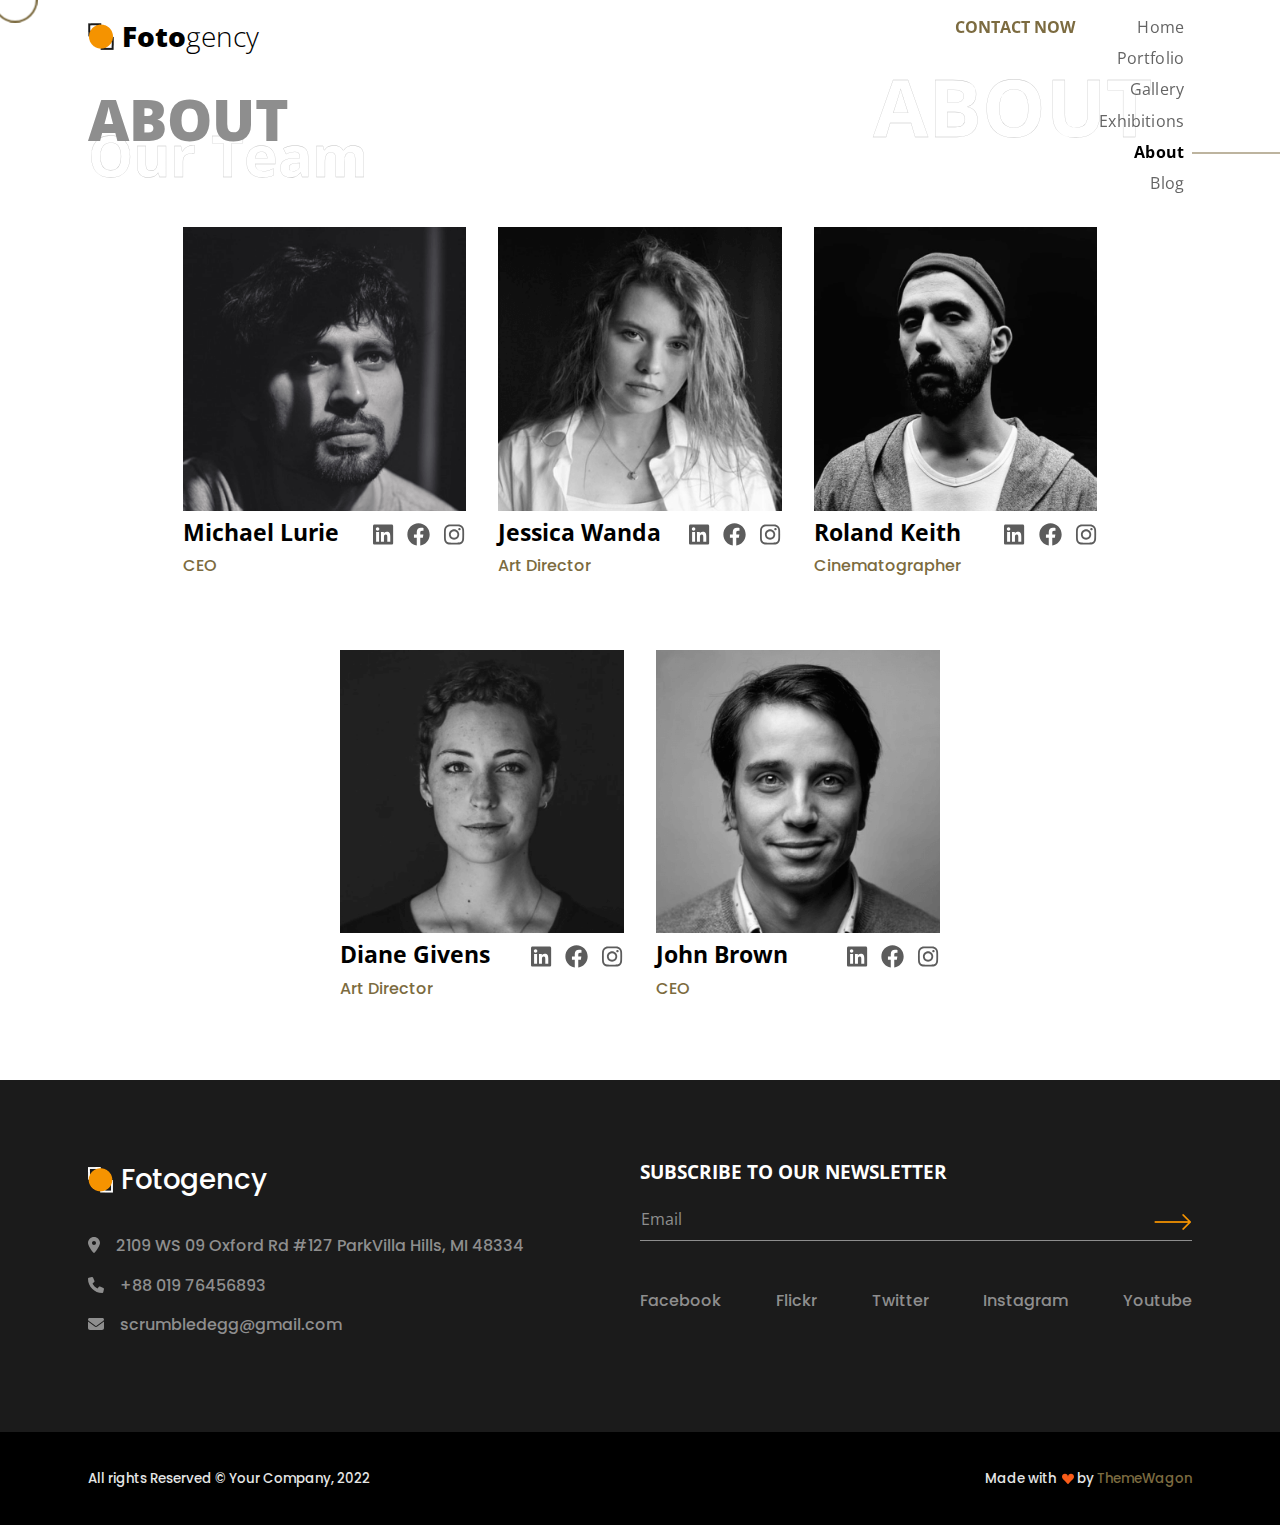
<file: public/about.html>
<!DOCTYPE html>
<html lang="en-US" dir="ltr">

  <head>
    <meta charset="utf-8">
    <meta http-equiv="X-UA-Compatible" content="IE=edge">
    <meta name="viewport" content="width=device-width, initial-scale=1">


    <!-- ===============================================-->
    <!--    Document Title-->
    <!-- ===============================================-->
    <title>About | Our Team</title>


    <!-- ===============================================-->
    <!--    Favicons-->
    <!-- ===============================================-->
    <link rel="apple-touch-icon" sizes="180x180" href="assets/img/favicons/apple-touch-icon.png">
    <link rel="icon" type="image/png" sizes="32x32" href="assets/img/favicons/favicon-32x32.png">
    <link rel="icon" type="image/png" sizes="16x16" href="assets/img/favicons/favicon-16x16.png">
    <link rel="shortcut icon" type="image/x-icon" href="assets/img/favicons/favicon.ico">
    <link rel="manifest" href="assets/img/favicons/manifest.json">
    <meta name="msapplication-TileImage" content="assets/img/favicons/mstile-150x150.png">
    <meta name="theme-color" content="#ffffff">


    <!-- ===============================================-->
    <!--    Stylesheets-->
    <!-- ===============================================-->
    <link rel="preconnect" href="https://fonts.gstatic.com">
    <link href="https://fonts.googleapis.com/css2?family=Open+Sans:wght@300;400;500;600;700;800&amp;display=swap" rel="stylesheet">
    <link href="vendors/prism/prism.css" rel="stylesheet">
    <link href="vendors/swiper/swiper-bundle.min.css" rel="stylesheet">
    <link href="assets/css/theme.css" rel="stylesheet" />
    <link href="assets/css/user.css" rel="stylesheet" />

  </head>


  <body>

    <!-- ===============================================-->
    <!--    Main Content-->
    <!-- ===============================================-->
    <main class="main" id="top">
      <div class="cursor-outer d-none d-md-block"></div>
      <nav class="navbar navbar-light py-3 px-0 overflow-hidden">
        <div class="container px-md-5">
          <div class="row w-100 g-0 justify-content-between">
            <div class="col-8">
              <div class="d-inline-block"><a class="navbar-brand pt-0 fs-3 text-black d-flex align-items-center" href="index.html"><img class="img-fluid" src="assets/img/icons/logo-icon.png" alt="" /><span class="fw-bolder ms-2">Foto</span><span class="fw-thin">gency</span></a></div>
              <div class="mt-4 d-none d-lg-block">
                <h1 class="text-uppercase fs-lg-7 fs-5 fw-bolder text-300 lh-1 position-relative z-index-0">About</h1>
                <h1 class="d-none d-md-block fw-bolder text-outlined fs-7 text-white lh-1 mt-n4 position-relative z-index--1">Our Team</h1>
              </div>
            </div>
            <div class="col-4 d-lg-none text-end pe-0">
              <button class="btn p-0 shadow-none text-black fs-2 d-inline-block" data-bs-toggle="offcanvas" data-bs-target="#navbarOffcanvas" aria-controls="navbarOffcanvas" aria-expanded="false" aria-label="Toggle offcanvas navigation"><span class="menu-bar"></span></button>
            </div>
            <div class="offcanvas offcanvas-end px-0" id="navbarOffcanvas" aria-labelledby="navbarOffcanvasTitle" aria-hidden="true">
              <div class="offcanvas-header justify-content-end">
                <h5 class="visually-hidden offcanvas-title" id="navbarOffcanvasTitle">Menu</h5>
                <button class="btn p-0 shadow-none text-black fs-2 d-inline text-end" type="button" data-bs-dismiss="offcanvas" aria-label="Close"><span class="menu-close-bar"></span></button>
              </div>
              <div class="offcanvas-body px-0">
                <div class="d-lg-flex flex-center-start gap-3 overflow-hidden">
                  <ul class="navbar-nav ms-auto fs-4 ps-6">
                    <li class="nav-item"><a class="nav-link d-inline-block nav-text-outlined lh-1 text-white fs-5" aria-current="page" href="index.html">Home</a></li>
                    <li class="nav-item"><a class="nav-link d-inline-block nav-text-outlined lh-1 text-white fs-5" aria-current="page" href="portfolio.html">Portfolio</a></li>
                    <li class="nav-item"><a class="nav-link d-inline-block nav-text-outlined lh-1 text-white fs-5" aria-current="page" href="gallery.html">Gallery</a></li>
                    <li class="nav-item"><a class="nav-link d-inline-block nav-text-outlined lh-1 text-white fs-5" aria-current="page" href="exhibitions.html">Exhibitions</a></li>
                    <li class="nav-item"><a class="nav-link d-inline-block nav-text-outlined lh-1 text-white fs-5 active" aria-current="page" href="about.html">About</a></li>
                    <li class="nav-item"><a class="nav-link d-inline-block nav-text-outlined lh-1 text-white fs-5" aria-current="page" href="blog.html">Blog</a></li>
                  </ul>
                </div>
              </div>
            </div>
            <div class="col-4">
              <div class="d-none d-lg-flex justify-content-end position-relative z-index-1">
                <div class="position-absolute absolute-centered z-index--1">
                  <h1 class="ms-2 fw-bolder text-outlined text-uppercase text-white pe-none display-1">About</h1>
                </div>
                <div class="d-flex gap-3 align-items-start"><a class="mb-0 ms-auto text-warning fs-0 fw-bold text-uppercase" href="blog.html#contact">Contact Now</a>
                  <ul class="navbar-nav navbar-fotogency ms-auto text-end">
                    <li class="nav-item px-2 position-relative"><a class="nav-link pt-0" aria-current="page" href="index.html">Home</a></li>
                    <li class="nav-item px-2 position-relative"><a class="nav-link pt-0" aria-current="page" href="portfolio.html">Portfolio</a></li>
                    <li class="nav-item px-2 position-relative"><a class="nav-link pt-0" aria-current="page" href="gallery.html">Gallery</a></li>
                    <li class="nav-item px-2 position-relative"><a class="nav-link pt-0" aria-current="page" href="exhibitions.html">Exhibitions</a></li>
                    <li class="nav-item px-2 position-relative"><a class="nav-link pt-0 active" aria-current="page" href="about.html">About</a></li>
                    <li class="nav-item px-2 position-relative"><a class="nav-link pt-0" aria-current="page" href="blog.html">Blog</a></li>
                  </ul>
                </div>
              </div>
            </div>
          </div>
          <div class="row g-0 mt-4 d-lg-none">
            <h1 class="text-uppercase ps-0 fs-lg-7 fs-5 fw-bolder text-300 lh-1 position-relative z-index-0">About</h1>
            <h1 class="fw-bolder text-outlined ps-0 fs-lg-7 fs-sm-6 fs-5 text-white lh-1 mt-sm-n4 mt-n3 position-relative z-index--1">Our Team</h1>
          </div>
        </div>
      </nav>


      <!-- ============================================-->
      <!-- <section> begin ============================-->
      <section class="py-2">

        <div class="container px-md-5">
          <div class="row justify-content-center">
            <div class="col-10">
              <div class="row justify-content-center">
                <div class="col-lg-4 col-md-6 d-flex justify-content-center">
                  <div class="card border-0 mb-3"><img class="card-img-top" src="assets/img/team/img1.png" alt="" />
                    <div class="row g-0 card-body px-0 pt-2">
                      <div class="col-12 col-xl-8 text-center text-xl-start">
                        <h4>Michael Lurie</h4>
                        <p class="text-warning mb-2">CEO</p>
                      </div>
                      <div class="col-12 col-xl-4 justify-content-center fs-2 d-flex gap-1"><a href="#!"><span class="team-social-icon fab fa-linkedin ml-3"></span></a><a href="#!"><span class="team-social-icon fab fa-facebook ml-3"></span></a><a href="#!"><span class="team-social-icon fab fa-instagram ml-3"></span></a></div>
                    </div>
                  </div>
                </div>
                <div class="col-lg-4 col-md-6 d-flex justify-content-center">
                  <div class="card border-0 mb-3"><img class="card-img-top" src="assets/img/team/img2.png" alt="" />
                    <div class="row g-0 card-body px-0 pt-2">
                      <div class="col-12 col-xl-8 text-center text-xl-start">
                        <h4>Jessica Wanda</h4>
                        <p class="text-warning mb-2">Art Director</p>
                      </div>
                      <div class="col-12 col-xl-4 justify-content-center fs-2 d-flex gap-1"><a href="#!"><span class="team-social-icon fab fa-linkedin ml-3"></span></a><a href="#!"><span class="team-social-icon fab fa-facebook ml-3"></span></a><a href="#!"><span class="team-social-icon fab fa-instagram ml-3"></span></a></div>
                    </div>
                  </div>
                </div>
                <div class="col-lg-4 col-md-6 d-flex justify-content-center">
                  <div class="card border-0 mb-3"><img class="card-img-top" src="assets/img/team/img3.png" alt="" />
                    <div class="row g-0 card-body px-0 pt-2">
                      <div class="col-12 col-xl-8 text-center text-xl-start">
                        <h4>Roland Keith</h4>
                        <p class="text-warning mb-2">Cinematographer</p>
                      </div>
                      <div class="col-12 col-xl-4 justify-content-center fs-2 d-flex gap-1"><a href="#!"><span class="team-social-icon fab fa-linkedin ml-3"></span></a><a href="#!"><span class="team-social-icon fab fa-facebook ml-3"></span></a><a href="#!"><span class="team-social-icon fab fa-instagram ml-3"></span></a></div>
                    </div>
                  </div>
                </div>
                <div class="col-lg-4 col-md-6 d-flex justify-content-center">
                  <div class="card border-0 mb-3"><img class="card-img-top" src="assets/img/team/img4.png" alt="" />
                    <div class="row g-0 card-body px-0 pt-2">
                      <div class="col-12 col-xl-8 text-center text-xl-start">
                        <h4>Diane Givens</h4>
                        <p class="text-warning mb-2">Art Director</p>
                      </div>
                      <div class="col-12 col-xl-4 justify-content-center fs-2 d-flex gap-1"><a href="#!"><span class="team-social-icon fab fa-linkedin ml-3"></span></a><a href="#!"><span class="team-social-icon fab fa-facebook ml-3"></span></a><a href="#!"><span class="team-social-icon fab fa-instagram ml-3"></span></a></div>
                    </div>
                  </div>
                </div>
                <div class="col-lg-4 col-md-6 d-flex justify-content-center">
                  <div class="card border-0 mb-3"><img class="card-img-top" src="assets/img/team/img5.png" alt="" />
                    <div class="row g-0 card-body px-0 pt-2">
                      <div class="col-12 col-xl-8 text-center text-xl-start">
                        <h4>John Brown</h4>
                        <p class="text-warning mb-2">CEO</p>
                      </div>
                      <div class="col-12 col-xl-4 justify-content-center fs-2 d-flex gap-1"><a href="#!"><span class="team-social-icon fab fa-linkedin ml-3"></span></a><a href="#!"><span class="team-social-icon fab fa-facebook ml-3"></span></a><a href="#!"><span class="team-social-icon fab fa-instagram ml-3"></span></a></div>
                    </div>
                  </div>
                </div>
              </div>
            </div>
          </div>
        </div>
        <!-- end of .container-->

      </section>
      <!-- <section> close ============================-->
      <!-- ============================================-->


    </main>
    <!-- ===============================================-->
    <!--    End of Main Content-->
    <!-- ===============================================-->


    <footer class="bg-footer-black" id="footer">
      <div class="container py-7 px-md-5">
        <div class="row g-0">
          <div class="col-md-6 mb-5 mb-md-0">
            <div class="mb-4 d-inline-block"><a class="navbar-brand pt-0 fs-3 text-white d-flex align-items-center" href="index.html"><img class="img-fluid" src="assets/img/icons/dark-logo-icon.png" alt="" width="25" height="25" /><span class="fw-bolder ms-2">Foto</span><span class="fw-thin">gency</span></a></div>
            <div class="col-12 col-md-10 text-300 mb-3"><i class="fas fa-map-marker-alt"></i><a class="nav-link text-300 d-inline" href="https://www.google.com/maps/place/2109+WS+09+Oxford+Rd+%23127+ParkVilla+Hills,+">2109 WS 09 Oxford Rd #127 ParkVilla Hills, MI 48334</a></div>
            <div class="col-12 col-md-10 text-300 mb-3"><i class="fas fa-phone"></i><a class="nav-link text-300 d-inline" href="tel:+8801976476893">+88 019 76456893</a></div>
            <div class="col-12 col-md-10 text-300 mb-3"><i class="fas fa-envelope"></i><a class="nav-link text-300 d-inline" href="mailto:scrscrumbledegg@gmail.com">scrumbledegg@gmail.com</a></div>
          </div>
          <div class="col-md-6">
            <h5 class="text-white mb-2">SUBSCRIBE TO OUR NEWSLETTER</h5>
            <form>
              <div class="form-floating mb-5 position-relative text-200">
                <input class="form-control form-fotogency-header-control text-200" id="email" type="email" placeholder="name@example.com" required="required" />
                <label class="text-300 mb-1" for="email">Email</label>
                <div class="position-absolute end-0 top-0">
                  <button class="btn shadow-none px-0" type="submit"><img class="ms-3" src="assets/img/icons/long-arrow.png" alt="" /></button>
                </div>
              </div>
            </form>
            <div class="d-flex gap-2 flex-wrap justify-content-between align-items-center"><a class="social-icons" href="https://www.facebook.com/" target="_blank">Facebook</a><a class="social-icons" href="https://www.flickr.com/photos/" target="_blank">Flickr</a><a class="social-icons" href="https://twitter.com/" target="_blank">Twitter</a><a class="social-icons" href="https://www.instagram.com/" target="_blank">Instagram</a><a class="social-icons" href="https://www.youtube.com/" target="_blank">Youtube</a>
            </div>
          </div>
        </div>
      </div>
    </footer>


    <!-- ============================================-->
    <!-- <section> begin ============================-->
    <section class="bg-black py-0">

      <div class="container px-md-5">
        <div class="row g-0 justify-content-md-between justify-content-evenly py-4">
          <div class="col-12 col-sm-8 col-md-6 col-lg-auto text-center text-md-start">
            <p class="fs--1 my-2 fw-light text-100">All rights Reserved &copy; Your Company, 2022</p>
          </div>
          <div class="col-12 col-sm-8 col-md-6">
            <p class="fs--1 fw-light my-2 text-center text-md-end text-100"> Made with&nbsp;
              <svg class="bi bi-suit-heart-fill" xmlns="http://www.w3.org/2000/svg" width="12" height="12" fill="#F95C19" viewBox="0 0 16 16">
                <path d="M4 1c2.21 0 4 1.755 4 3.92C8 2.755 9.79 1 12 1s4 1.755 4 3.92c0 3.263-3.234 4.414-7.608 9.608a.513.513 0 0 1-.784 0C3.234 9.334 0 8.183 0 4.92 0 2.755 1.79 1 4 1z"></path>
              </svg>&nbsp;by&nbsp;<a class="fw-bold text-warning" href="https://themewagon.com/" target="_blank">ThemeWagon</a>
            </p>
          </div>
        </div>
      </div>
      <!-- end of .container-->

    </section>
    <!-- <section> close ============================-->
    <!-- ============================================-->




    <!-- ===============================================-->
    <!--    JavaScripts-->
    <!-- ===============================================-->
    <script src="vendors/popper/popper.min.js"></script>
    <script src="vendors/bootstrap/bootstrap.min.js"></script>
    <script src="vendors/anchorjs/anchor.min.js"></script>
    <script src="vendors/is/is.min.js"></script>
    <script src="vendors/fontawesome/all.min.js"></script>
    <script src="vendors/lodash/lodash.min.js"></script>
    <script src="https://polyfill.io/v3/polyfill.min.js?features=window.scroll"></script>
    <script src="vendors/prism/prism.js"></script>
    <script src="vendors/swiper/swiper-bundle.min.js"></script>
    <script src="assets/js/theme.js"></script>

  </body>

</html>
</file>
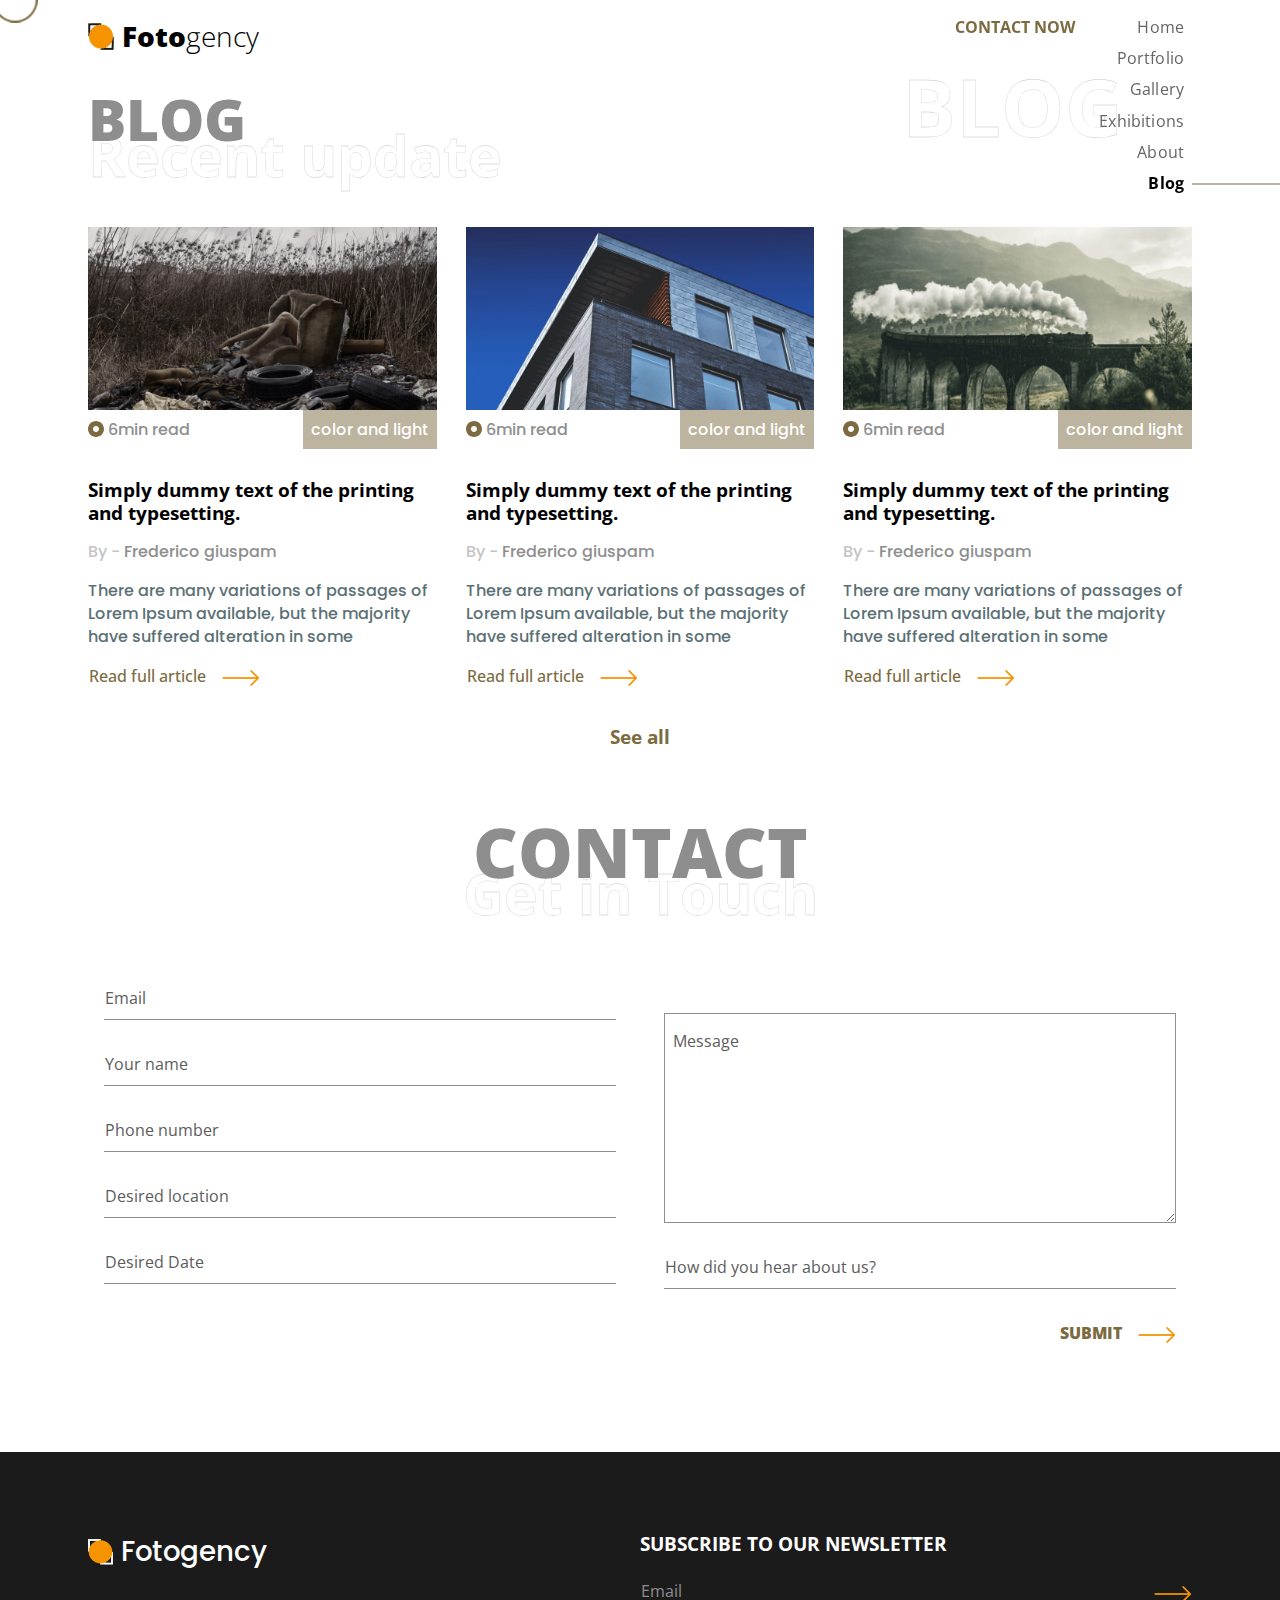
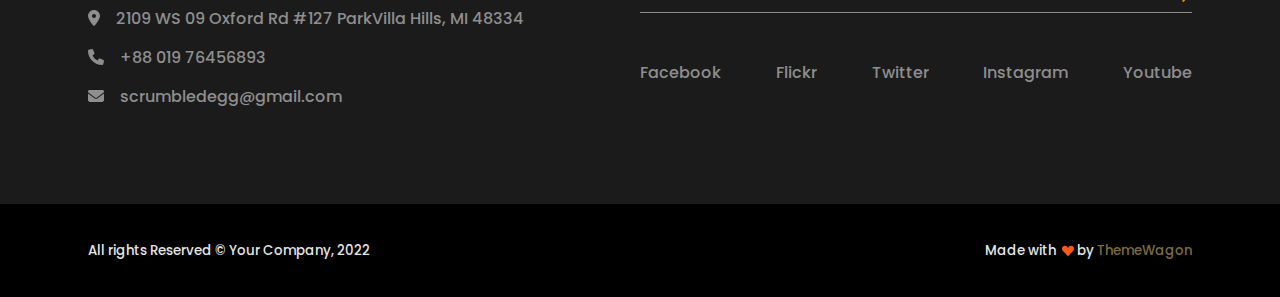
<file: public/blog.html>
<!DOCTYPE html>
<html lang="en-US" dir="ltr">

  <head>
    <meta charset="utf-8">
    <meta http-equiv="X-UA-Compatible" content="IE=edge">
    <meta name="viewport" content="width=device-width, initial-scale=1">


    <!-- ===============================================-->
    <!--    Document Title-->
    <!-- ===============================================-->
    <title>Blog | Recent update</title>


    <!-- ===============================================-->
    <!--    Favicons-->
    <!-- ===============================================-->
    <link rel="apple-touch-icon" sizes="180x180" href="assets/img/favicons/apple-touch-icon.png">
    <link rel="icon" type="image/png" sizes="32x32" href="assets/img/favicons/favicon-32x32.png">
    <link rel="icon" type="image/png" sizes="16x16" href="assets/img/favicons/favicon-16x16.png">
    <link rel="shortcut icon" type="image/x-icon" href="assets/img/favicons/favicon.ico">
    <link rel="manifest" href="assets/img/favicons/manifest.json">
    <meta name="msapplication-TileImage" content="assets/img/favicons/mstile-150x150.png">
    <meta name="theme-color" content="#ffffff">


    <!-- ===============================================-->
    <!--    Stylesheets-->
    <!-- ===============================================-->
    <link rel="preconnect" href="https://fonts.gstatic.com">
    <link href="https://fonts.googleapis.com/css2?family=Open+Sans:wght@300;400;500;600;700;800&amp;display=swap" rel="stylesheet">
    <link href="vendors/prism/prism.css" rel="stylesheet">
    <link href="vendors/swiper/swiper-bundle.min.css" rel="stylesheet">
    <link href="assets/css/theme.css" rel="stylesheet" />
    <link href="assets/css/user.css" rel="stylesheet" />

  </head>


  <body>

    <!-- ===============================================-->
    <!--    Main Content-->
    <!-- ===============================================-->
    <main class="main" id="top">
      <div class="cursor-outer d-none d-md-block"></div>
      <nav class="navbar navbar-light py-3 px-0 overflow-hidden">
        <div class="container px-md-5">
          <div class="row w-100 g-0 justify-content-between">
            <div class="col-8">
              <div class="d-inline-block"><a class="navbar-brand pt-0 fs-3 text-black d-flex align-items-center" href="index.html"><img class="img-fluid" src="assets/img/icons/logo-icon.png" alt="" /><span class="fw-bolder ms-2">Foto</span><span class="fw-thin">gency</span></a></div>
              <div class="mt-4 d-none d-lg-block">
                <h1 class="text-uppercase fs-lg-7 fs-5 fw-bolder text-300 lh-1 position-relative z-index-0">Blog</h1>
                <h1 class="d-none d-md-block fw-bolder text-outlined fs-7 text-white lh-1 mt-n4 position-relative z-index--1">Recent update</h1>
              </div>
            </div>
            <div class="col-4 d-lg-none text-end pe-0">
              <button class="btn p-0 shadow-none text-black fs-2 d-inline-block" data-bs-toggle="offcanvas" data-bs-target="#navbarOffcanvas" aria-controls="navbarOffcanvas" aria-expanded="false" aria-label="Toggle offcanvas navigation"><span class="menu-bar"></span></button>
            </div>
            <div class="offcanvas offcanvas-end px-0" id="navbarOffcanvas" aria-labelledby="navbarOffcanvasTitle" aria-hidden="true">
              <div class="offcanvas-header justify-content-end">
                <h5 class="visually-hidden offcanvas-title" id="navbarOffcanvasTitle">Menu</h5>
                <button class="btn p-0 shadow-none text-black fs-2 d-inline text-end" type="button" data-bs-dismiss="offcanvas" aria-label="Close"><span class="menu-close-bar"></span></button>
              </div>
              <div class="offcanvas-body px-0">
                <div class="d-lg-flex flex-center-start gap-3 overflow-hidden">
                  <ul class="navbar-nav ms-auto fs-4 ps-6">
                    <li class="nav-item"><a class="nav-link d-inline-block nav-text-outlined lh-1 text-white fs-5" aria-current="page" href="index.html">Home</a></li>
                    <li class="nav-item"><a class="nav-link d-inline-block nav-text-outlined lh-1 text-white fs-5" aria-current="page" href="portfolio.html">Portfolio</a></li>
                    <li class="nav-item"><a class="nav-link d-inline-block nav-text-outlined lh-1 text-white fs-5" aria-current="page" href="gallery.html">Gallery</a></li>
                    <li class="nav-item"><a class="nav-link d-inline-block nav-text-outlined lh-1 text-white fs-5" aria-current="page" href="exhibitions.html">Exhibitions</a></li>
                    <li class="nav-item"><a class="nav-link d-inline-block nav-text-outlined lh-1 text-white fs-5" aria-current="page" href="about.html">About</a></li>
                    <li class="nav-item"><a class="nav-link d-inline-block nav-text-outlined lh-1 text-white fs-5 active" aria-current="page" href="blog.html">Blog</a></li>
                  </ul>
                </div>
              </div>
            </div>
            <div class="col-4">
              <div class="d-none d-lg-flex justify-content-end position-relative z-index-1">
                <div class="position-absolute absolute-centered z-index--1">
                  <h1 class="ms-2 fw-bolder text-outlined text-uppercase text-white pe-none display-1">Blog</h1>
                </div>
                <div class="d-flex gap-3 align-items-start"><a class="mb-0 ms-auto text-warning fs-0 fw-bold text-uppercase" href="blog.html#contact">Contact Now</a>
                  <ul class="navbar-nav navbar-fotogency ms-auto text-end">
                    <li class="nav-item px-2 position-relative"><a class="nav-link pt-0" aria-current="page" href="index.html">Home</a></li>
                    <li class="nav-item px-2 position-relative"><a class="nav-link pt-0" aria-current="page" href="portfolio.html">Portfolio</a></li>
                    <li class="nav-item px-2 position-relative"><a class="nav-link pt-0" aria-current="page" href="gallery.html">Gallery</a></li>
                    <li class="nav-item px-2 position-relative"><a class="nav-link pt-0" aria-current="page" href="exhibitions.html">Exhibitions</a></li>
                    <li class="nav-item px-2 position-relative"><a class="nav-link pt-0" aria-current="page" href="about.html">About</a></li>
                    <li class="nav-item px-2 position-relative"><a class="nav-link pt-0 active" aria-current="page" href="blog.html">Blog</a></li>
                  </ul>
                </div>
              </div>
            </div>
          </div>
          <div class="row g-0 mt-4 d-lg-none">
            <h1 class="text-uppercase ps-0 fs-lg-7 fs-5 fw-bolder text-300 lh-1 position-relative z-index-0">Blog</h1>
            <h1 class="fw-bolder text-outlined ps-0 fs-lg-7 fs-sm-6 fs-5 text-white lh-1 mt-sm-n4 mt-n3 position-relative z-index--1">Recent update</h1>
          </div>
        </div>
      </nav>


      <!-- ============================================-->
      <!-- <section> begin ============================-->
      <section class="py-2">

        <div class="container px-md-5">
          <div class="row g-4">
            <div class="col-lg-4 col-md-6 d-flex">
              <div class="card border-0 mb-3"><img class="card-img-top" src="assets/img/blogs/img1.png" alt="" />
                <div class="d-flex align-items-center justify-content-between">
                  <div class="d-flex align-items-center"> <span class="fa-solid fa-circle-dot text-warning"></span>
                    <p class="text-300 m-0 ps-1">6min read</p>
                  </div>
                  <div class="bg-warning p-2 text-center opacity-50">
                    <p class="text-white mb-0">color and light</p>
                  </div>
                </div>
                <div class="mt-4">
                  <h5 class="mb-3">Simply dummy text of the printing and typesetting.</h5>
                  <p class="text-200 m-0 mb-3">By - <span class="text-300 fw-bold">Frederico giuspam</span></p>
                  <p class="mb-3">There are many variations of passages of Lorem Ipsum available, but the majority have suffered alteration in some</p>
                  <button class="btn btn-link text-warning p-0"><span class="fw-medium">Read full article</span><img class="ms-3" src="assets/img/icons/long-arrow.png" alt="" /></button>
                </div>
              </div>
            </div>
            <div class="col-lg-4 col-md-6 d-flex">
              <div class="card border-0 mb-3"><img class="card-img-top" src="assets/img/blogs/img2.png" alt="" />
                <div class="d-flex align-items-center justify-content-between">
                  <div class="d-flex align-items-center"> <span class="fa-solid fa-circle-dot text-warning"></span>
                    <p class="text-300 m-0 ps-1">6min read</p>
                  </div>
                  <div class="bg-warning p-2 text-center opacity-50">
                    <p class="text-white mb-0">color and light</p>
                  </div>
                </div>
                <div class="mt-4">
                  <h5 class="mb-3">Simply dummy text of the printing and typesetting.</h5>
                  <p class="text-200 m-0 mb-3">By - <span class="text-300 fw-bold">Frederico giuspam</span></p>
                  <p class="mb-3">There are many variations of passages of Lorem Ipsum available, but the majority have suffered alteration in some</p>
                  <button class="btn btn-link text-warning p-0"><span class="fw-medium">Read full article</span><img class="ms-3" src="assets/img/icons/long-arrow.png" alt="" /></button>
                </div>
              </div>
            </div>
            <div class="col-lg-4 col-md-6 d-flex">
              <div class="card border-0 mb-3"><img class="card-img-top" src="assets/img/blogs/img3.png" alt="" />
                <div class="d-flex align-items-center justify-content-between">
                  <div class="d-flex align-items-center"> <span class="fa-solid fa-circle-dot text-warning"></span>
                    <p class="text-300 m-0 ps-1">6min read</p>
                  </div>
                  <div class="bg-warning p-2 text-center opacity-50">
                    <p class="text-white mb-0">color and light</p>
                  </div>
                </div>
                <div class="mt-4">
                  <h5 class="mb-3">Simply dummy text of the printing and typesetting.</h5>
                  <p class="text-200 m-0 mb-3">By - <span class="text-300 fw-bold">Frederico giuspam</span></p>
                  <p class="mb-3">There are many variations of passages of Lorem Ipsum available, but the majority have suffered alteration in some</p>
                  <button class="btn btn-link text-warning p-0"><span class="fw-medium">Read full article</span><img class="ms-3" src="assets/img/icons/long-arrow.png" alt="" /></button>
                </div>
              </div>
            </div>
          </div>
          <div class="row">
            <div class="d-flex align-items-center justify-content-center mt-3">
              <button class="btn btn-link d-inline-block text-warning p-0 fs-1"><span class="fw-bold">See all</span></button>
            </div>
          </div>
        </div>
        <!-- end of .container-->

      </section>
      <!-- <section> close ============================-->
      <!-- ============================================-->




      <!-- ============================================-->
      <!-- <section> begin ============================-->
      <section class="py-4" id="contact">

        <div class="container px-md-5">
          <div class="row align-items-center">
            <div class="my-4 text-center">
              <h1 class="text-uppercase fs-lg-8 fs-6 fw-bolder text-300 lh-1 position-relative z-index-0">Contact</h1>
              <h1 class="fw-bolder text-outlined fs-7 text-white lh-1 mt-n4 position-relative z-index--1">Get in Touch</h1>
              <form class="my-5 px-3">
                <div class="row g-3 g-md-5">
                  <div class="col-md-6">
                    <div class="card border-0">
                      <div class="form-floating mb-3">
                        <input class="form-control form-fotogency-header-control" id="floatingEmail" type="email" placeholder="name@example.com" />
                        <label for="floatingEmail">Email</label>
                      </div>
                      <div class="form-floating mb-3">
                        <input class="form-control form-fotogency-header-control" id="floatingName" type="text" placeholder="name" />
                        <label for="floatingName">Your name</label>
                      </div>
                      <div class="form-floating mb-3">
                        <input class="form-control form-fotogency-header-control" id="floatingPhone" type="tel" placeholder="name@example.com" />
                        <label for="floatingPhone">Phone number</label>
                      </div>
                      <div class="form-floating mb-3">
                        <input class="form-control form-fotogency-header-control" id="floatingLocation" type="text" placeholder="Desired Location" />
                        <label for="floatingLocation">Desired location</label>
                      </div>
                      <div class="form-floating mb-3">
                        <input class="form-control form-fotogency-header-control text-400" id="floatingDate" type="text" placeholder="Desired Date" />
                        <label for="floatingDate">Desired Date</label>
                      </div>
                    </div>
                  </div>
                  <div class="col-md-6">
                    <div class="card border-0">
                      <input class="form-control opacity-0 pb-0 pe-none d-none d-md-block" />
                      <div class="form-floating mb-3">
                        <textarea class="form-control form-fotogency-header-control border ps-2 form-fotogency-header-control" id="floatingTextarea" style="height: 210px" placeholder="Leave a comment here"></textarea>
                        <label class="ps-2" for="floatingTextarea">Message</label>
                      </div>
                      <div class="form-floating mb-3">
                        <input class="form-control form-fotogency-header-control" id="floatingSource" type="text" placeholder="How did you hear about us?" />
                        <label for="floatingSource">How did you hear about us?</label>
                      </div>
                    </div>
                  </div>
                  <div class="col-12 text-end mt-3">
                    <button class="btn btn-link text-warning p-0" type="submit"><span class="fw-bolder text-uppercase">Submit</span><img class="ms-3" src="assets/img/icons/long-arrow.png" alt="" /></button>
                  </div>
                </div>
              </form>
            </div>
          </div>
        </div>
        <!-- end of .container-->

      </section>
      <!-- <section> close ============================-->
      <!-- ============================================-->


    </main>
    <!-- ===============================================-->
    <!--    End of Main Content-->
    <!-- ===============================================-->


    <footer class="bg-footer-black" id="footer">
      <div class="container py-7 px-md-5">
        <div class="row g-0">
          <div class="col-md-6 mb-5 mb-md-0">
            <div class="mb-4 d-inline-block"><a class="navbar-brand pt-0 fs-3 text-white d-flex align-items-center" href="index.html"><img class="img-fluid" src="assets/img/icons/dark-logo-icon.png" alt="" width="25" height="25" /><span class="fw-bolder ms-2">Foto</span><span class="fw-thin">gency</span></a></div>
            <div class="col-12 col-md-10 text-300 mb-3"><i class="fas fa-map-marker-alt"></i><a class="nav-link text-300 d-inline" href="https://www.google.com/maps/place/2109+WS+09+Oxford+Rd+%23127+ParkVilla+Hills,+">2109 WS 09 Oxford Rd #127 ParkVilla Hills, MI 48334</a></div>
            <div class="col-12 col-md-10 text-300 mb-3"><i class="fas fa-phone"></i><a class="nav-link text-300 d-inline" href="tel:+8801976476893">+88 019 76456893</a></div>
            <div class="col-12 col-md-10 text-300 mb-3"><i class="fas fa-envelope"></i><a class="nav-link text-300 d-inline" href="mailto:scrscrumbledegg@gmail.com">scrumbledegg@gmail.com</a></div>
          </div>
          <div class="col-md-6">
            <h5 class="text-white mb-2">SUBSCRIBE TO OUR NEWSLETTER</h5>
            <form>
              <div class="form-floating mb-5 position-relative text-200">
                <input class="form-control form-fotogency-header-control text-200" id="email" type="email" placeholder="name@example.com" required="required" />
                <label class="text-300 mb-1" for="email">Email</label>
                <div class="position-absolute end-0 top-0">
                  <button class="btn shadow-none px-0" type="submit"><img class="ms-3" src="assets/img/icons/long-arrow.png" alt="" /></button>
                </div>
              </div>
            </form>
            <div class="d-flex gap-2 flex-wrap justify-content-between align-items-center"><a class="social-icons" href="https://www.facebook.com/" target="_blank">Facebook</a><a class="social-icons" href="https://www.flickr.com/photos/" target="_blank">Flickr</a><a class="social-icons" href="https://twitter.com/" target="_blank">Twitter</a><a class="social-icons" href="https://www.instagram.com/" target="_blank">Instagram</a><a class="social-icons" href="https://www.youtube.com/" target="_blank">Youtube</a>
            </div>
          </div>
        </div>
      </div>
    </footer>


    <!-- ============================================-->
    <!-- <section> begin ============================-->
    <section class="bg-black py-0">

      <div class="container px-md-5">
        <div class="row g-0 justify-content-md-between justify-content-evenly py-4">
          <div class="col-12 col-sm-8 col-md-6 col-lg-auto text-center text-md-start">
            <p class="fs--1 my-2 fw-light text-100">All rights Reserved &copy; Your Company, 2022</p>
          </div>
          <div class="col-12 col-sm-8 col-md-6">
            <p class="fs--1 fw-light my-2 text-center text-md-end text-100"> Made with&nbsp;
              <svg class="bi bi-suit-heart-fill" xmlns="http://www.w3.org/2000/svg" width="12" height="12" fill="#F95C19" viewBox="0 0 16 16">
                <path d="M4 1c2.21 0 4 1.755 4 3.92C8 2.755 9.79 1 12 1s4 1.755 4 3.92c0 3.263-3.234 4.414-7.608 9.608a.513.513 0 0 1-.784 0C3.234 9.334 0 8.183 0 4.92 0 2.755 1.79 1 4 1z"></path>
              </svg>&nbsp;by&nbsp;<a class="fw-bold text-warning" href="https://themewagon.com/" target="_blank">ThemeWagon</a>
            </p>
          </div>
        </div>
      </div>
      <!-- end of .container-->

    </section>
    <!-- <section> close ============================-->
    <!-- ============================================-->




    <!-- ===============================================-->
    <!--    JavaScripts-->
    <!-- ===============================================-->
    <script src="vendors/popper/popper.min.js"></script>
    <script src="vendors/bootstrap/bootstrap.min.js"></script>
    <script src="vendors/anchorjs/anchor.min.js"></script>
    <script src="vendors/is/is.min.js"></script>
    <script src="vendors/fontawesome/all.min.js"></script>
    <script src="vendors/lodash/lodash.min.js"></script>
    <script src="https://polyfill.io/v3/polyfill.min.js?features=window.scroll"></script>
    <script src="vendors/prism/prism.js"></script>
    <script src="vendors/swiper/swiper-bundle.min.js"></script>
    <script src="assets/js/theme.js"></script>

  </body>

</html>
</file>
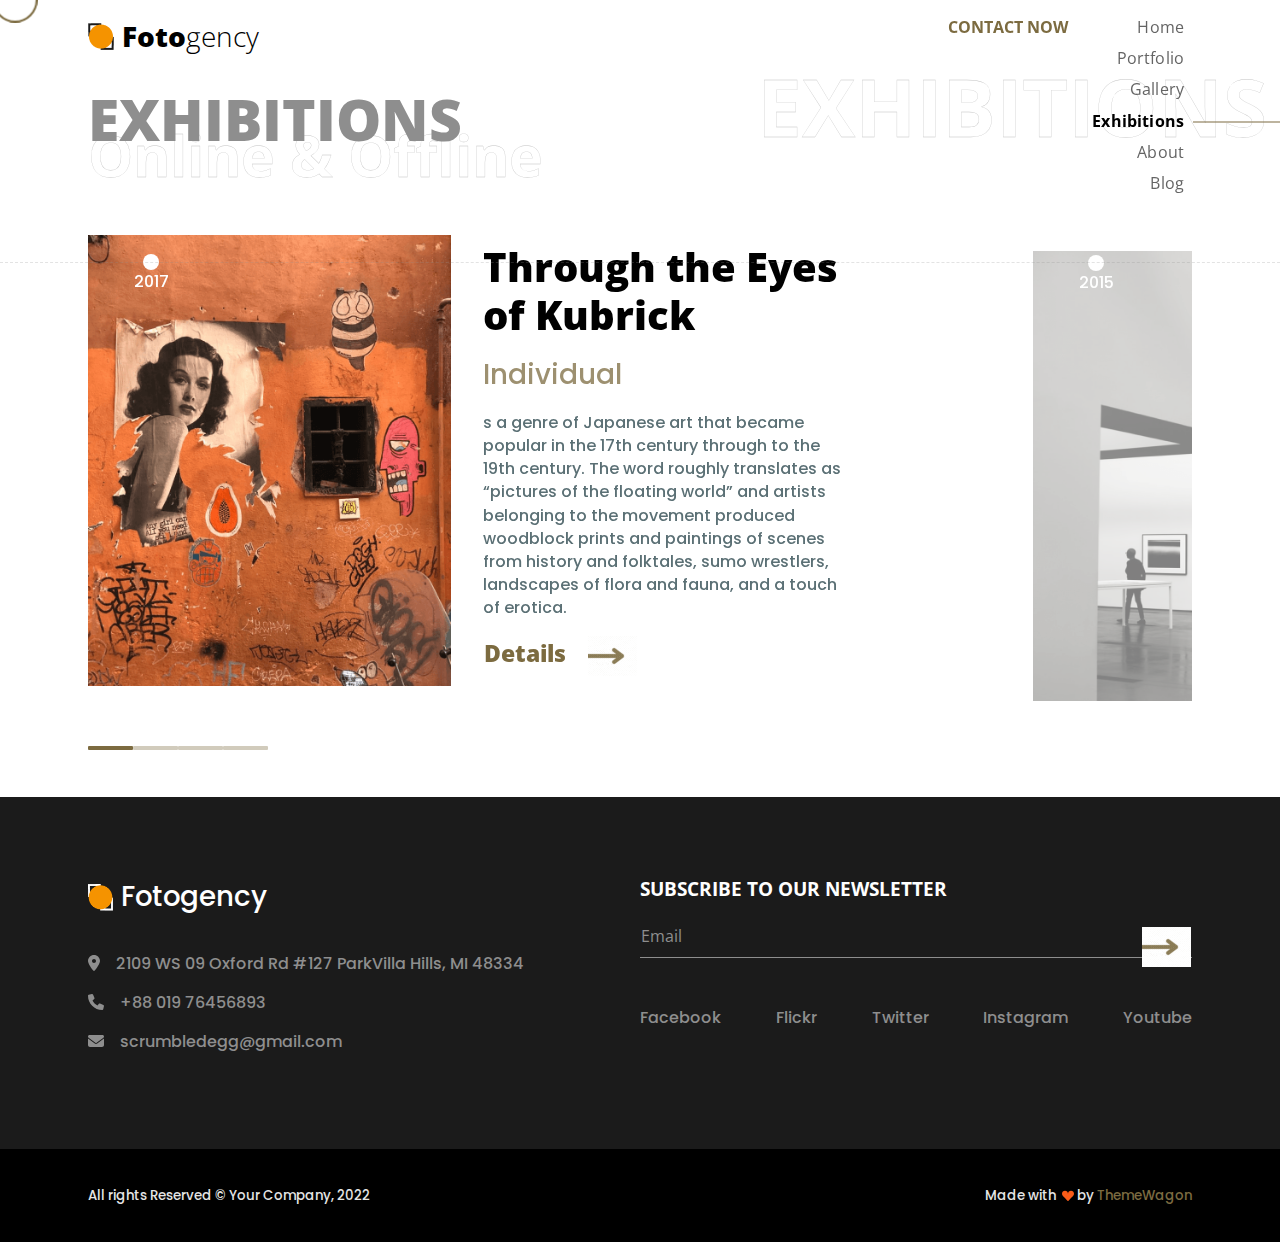
<file: public/exhibitions.html>
<!DOCTYPE html>
<html lang="en-US" dir="ltr">

  <head>
    <meta charset="utf-8">
    <meta http-equiv="X-UA-Compatible" content="IE=edge">
    <meta name="viewport" content="width=device-width, initial-scale=1">


    <!-- ===============================================-->
    <!--    Document Title-->
    <!-- ===============================================-->
    <title>Exhibitions | Online &amp; Offline</title>


    <!-- ===============================================-->
    <!--    Favicons-->
    <!-- ===============================================-->
    <link rel="apple-touch-icon" sizes="180x180" href="assets/img/favicons/apple-touch-icon.png">
    <link rel="icon" type="image/png" sizes="32x32" href="assets/img/favicons/favicon-32x32.png">
    <link rel="icon" type="image/png" sizes="16x16" href="assets/img/favicons/favicon-16x16.png">
    <link rel="shortcut icon" type="image/x-icon" href="assets/img/favicons/favicon.ico">
    <link rel="manifest" href="assets/img/favicons/manifest.json">
    <meta name="msapplication-TileImage" content="assets/img/favicons/mstile-150x150.png">
    <meta name="theme-color" content="#ffffff">


    <!-- ===============================================-->
    <!--    Stylesheets-->
    <!-- ===============================================-->
    <link rel="preconnect" href="https://fonts.gstatic.com">
    <link href="https://fonts.googleapis.com/css2?family=Open+Sans:wght@300;400;500;600;700;800&amp;display=swap" rel="stylesheet">
    <link href="vendors/prism/prism.css" rel="stylesheet">
    <link href="vendors/swiper/swiper-bundle.min.css" rel="stylesheet">
    <link href="assets/css/theme.css" rel="stylesheet" />
    <link href="assets/css/user.css" rel="stylesheet" />

  </head>


  <body>

    <!-- ===============================================-->
    <!--    Main Content-->
    <!-- ===============================================-->
    <main class="main" id="top">
      <div class="cursor-outer d-none d-md-block"></div>
      <nav class="navbar navbar-light py-3 px-0 overflow-hidden">
        <div class="container px-md-5">
          <div class="row w-100 g-0 justify-content-between">
            <div class="col-8">
              <div class="d-inline-block"><a class="navbar-brand pt-0 fs-3 text-black d-flex align-items-center" href="index.html"><img class="img-fluid" src="assets/img/icons/logo-icon.png" alt="" /><span class="fw-bolder ms-2">Foto</span><span class="fw-thin">gency</span></a></div>
              <div class="mt-4 d-none d-lg-block">
                <h1 class="text-uppercase fs-lg-7 fs-5 fw-bolder text-300 lh-1 position-relative z-index-0">Exhibitions</h1>
                <h1 class="d-none d-md-block fw-bolder text-outlined fs-7 text-white lh-1 mt-n4 position-relative z-index--1">Online &amp; Offline</h1>
              </div>
            </div>
            <div class="col-4 d-lg-none text-end pe-0">
              <button class="btn p-0 shadow-none text-black fs-2 d-inline-block" data-bs-toggle="offcanvas" data-bs-target="#navbarOffcanvas" aria-controls="navbarOffcanvas" aria-expanded="false" aria-label="Toggle offcanvas navigation"><span class="menu-bar"></span></button>
            </div>
            <div class="offcanvas offcanvas-end px-0" id="navbarOffcanvas" aria-labelledby="navbarOffcanvasTitle" aria-hidden="true">
              <div class="offcanvas-header justify-content-end">
                <h5 class="visually-hidden offcanvas-title" id="navbarOffcanvasTitle">Menu</h5>
                <button class="btn p-0 shadow-none text-black fs-2 d-inline text-end" type="button" data-bs-dismiss="offcanvas" aria-label="Close"><span class="menu-close-bar"></span></button>
              </div>
              <div class="offcanvas-body px-0">
                <div class="d-lg-flex flex-center-start gap-3 overflow-hidden">
                  <ul class="navbar-nav ms-auto fs-4 ps-6">
                    <li class="nav-item"><a class="nav-link d-inline-block nav-text-outlined lh-1 text-white fs-5" aria-current="page" href="index.html">Home</a></li>
                    <li class="nav-item"><a class="nav-link d-inline-block nav-text-outlined lh-1 text-white fs-5" aria-current="page" href="portfolio.html">Portfolio</a></li>
                    <li class="nav-item"><a class="nav-link d-inline-block nav-text-outlined lh-1 text-white fs-5" aria-current="page" href="gallery.html">Gallery</a></li>
                    <li class="nav-item"><a class="nav-link d-inline-block nav-text-outlined lh-1 text-white fs-5 active" aria-current="page" href="exhibitions.html">Exhibitions</a></li>
                    <li class="nav-item"><a class="nav-link d-inline-block nav-text-outlined lh-1 text-white fs-5" aria-current="page" href="about.html">About</a></li>
                    <li class="nav-item"><a class="nav-link d-inline-block nav-text-outlined lh-1 text-white fs-5" aria-current="page" href="blog.html">Blog</a></li>
                  </ul>
                </div>
              </div>
            </div>
            <div class="col-4">
              <div class="d-none d-lg-flex justify-content-end position-relative z-index-1">
                <div class="position-absolute absolute-centered z-index--1">
                  <h1 class="ms-2 fw-bolder text-outlined text-uppercase text-white pe-none display-1">Exhibitions</h1>
                </div>
                <div class="d-flex gap-3 align-items-start"><a class="mb-0 ms-auto text-warning fs-0 fw-bold text-uppercase" href="blog.html#contact">Contact Now</a>
                  <ul class="navbar-nav navbar-fotogency ms-auto text-end">
                    <li class="nav-item px-2 position-relative"><a class="nav-link pt-0" aria-current="page" href="index.html">Home</a></li>
                    <li class="nav-item px-2 position-relative"><a class="nav-link pt-0" aria-current="page" href="portfolio.html">Portfolio</a></li>
                    <li class="nav-item px-2 position-relative"><a class="nav-link pt-0" aria-current="page" href="gallery.html">Gallery</a></li>
                    <li class="nav-item px-2 position-relative"><a class="nav-link pt-0 active" aria-current="page" href="exhibitions.html">Exhibitions</a></li>
                    <li class="nav-item px-2 position-relative"><a class="nav-link pt-0" aria-current="page" href="about.html">About</a></li>
                    <li class="nav-item px-2 position-relative"><a class="nav-link pt-0" aria-current="page" href="blog.html">Blog</a></li>
                  </ul>
                </div>
              </div>
            </div>
          </div>
          <div class="row g-0 mt-4 d-lg-none">
            <h1 class="text-uppercase ps-0 fs-lg-7 fs-5 fw-bolder text-300 lh-1 position-relative z-index-0">Exhibitions</h1>
            <h1 class="fw-bolder text-outlined ps-0 fs-lg-7 fs-sm-6 fs-5 text-white lh-1 mt-sm-n4 mt-n3 position-relative z-index--1">Online &amp; Offline</h1>
          </div>
        </div>
      </nav>


      <!-- ============================================-->
      <!-- <section> begin ============================-->
      <section class="py-3 position-relative">
        <div class="container-fluid px-0">
          <div class="position-absolute w-100 border-dashed-bottom opacity-25 top-5 z-index-2"></div>
          <div class="container px-md-5">
            <div class="row g-0">
              <div class="col-lg-12 pb-6 px-0 mb-lg-0">
                <div class="swiper-container swiper-theme" data-swiper='{"slidesPerView":1,"breakpoints":{"576":{"slidesPerView":1.2}},"spaceBetween":30,"grabCursor":true,"pagination":{"el":".swiper-pagination","clickable":true},"loop":true,"loopedSlides":3,"slideToClickedSlide":true}'>
                  <div class="swiper-wrapper">
                    <div class="swiper-slide">
                      <div class="row align-items-xl-center">
                        <div class="col-lg-5"><img class="img-fluid w-100" src="assets/img/exhibitions/img01.png" alt="" />
                          <div class="position-absolute top-5 start-5 mt-n1 d-flex flex-column align-items-center"><span class="rounded-circle bg-white p-2 d-block"></span><span class="text-white fw-bold">2017</span></div>
                        </div>
                        <div class="col-lg-6 col-xl-5 mt-4 mt-lg-0">
                          <h1 class="fw-bolder mb-3">Through the Eyes of Kubrick</h1>
                          <p class="text-warning fs-3 opacity-75">Individual</p>
                          <p class="fs-0">s a genre of Japanese art that became popular in the 17th century through to the 19th century. The word roughly translates as “pictures of the floating world” and artists belonging to the movement produced woodblock prints and paintings of scenes from history and folktales, sumo wrestlers, landscapes of flora and fauna, and a touch of erotica.</p>
                          <button class="btn btn-link text-warning p-0 fs-2"><span class="fw-bolder">Details </span><img class="ms-3" src="assets/img/icons/arrowDown.gif" alt="" /></button>
                        </div>
                      </div>
                    </div>
                    <div class="swiper-slide">
                      <div class="row align-items-xl-center">
                        <div class="col-lg-5"><img class="img-fluid w-100" src="assets/img/exhibitions/img02.png" alt="" />
                          <div class="position-absolute top-5 start-5 mt-n1 d-flex flex-column align-items-center"><span class="rounded-circle bg-white p-2 d-block"></span><span class="text-white fw-bold">2015</span></div>
                        </div>
                        <div class="col-lg-6 col-xl-5 mt-4 mt-lg-0">
                          <h1 class="fw-bolder mb-3">Wave of Surrealism in photography</h1>
                          <p class="text-warning fs-3 opacity-75">Collective</p>
                          <p class="fs-0">s a genre of Japanese art that became popular in the 17th century through to the 19th century. The word roughly translates as “pictures of the floating world” and artists belonging to the movement produced woodblock prints and paintings of scenes from history and folktales, sumo wrestlers, landscapes of flora and fauna, and a touch of erotica.</p>
                          <button class="btn btn-link text-warning p-0 fs-2"><span class="fw-bolder">Details </span><img class="ms-3" src="assets/img/icons/arrowDown.gif" alt="" /></button>
                        </div>
                      </div>
                    </div>
                    <div class="swiper-slide">
                      <div class="row align-items-xl-center">
                        <div class="col-lg-5"><img class="img-fluid w-100" src="assets/img/exhibitions/img03.png" alt="" />
                          <div class="position-absolute top-5 start-5 mt-n1 d-flex flex-column align-items-center"><span class="rounded-circle bg-white p-2 d-block"></span><span class="text-white fw-bold">2015</span></div>
                        </div>
                        <div class="col-lg-6 col-xl-5 mt-4 mt-lg-0">
                          <h1 class="fw-bolder mb-3">Through the Eyes of Kubrick</h1>
                          <p class="text-warning fs-3 opacity-75">Individual</p>
                          <p class="fs-0">s a genre of Japanese art that became popular in the 17th century through to the 19th century. The word roughly translates as “pictures of the floating world” and artists belonging to the movement produced woodblock prints and paintings of scenes from history and folktales, sumo wrestlers, landscapes of flora and fauna, and a touch of erotica.</p>
                          <button class="btn btn-link text-warning p-0 fs-2"><span class="fw-bolder">Details </span><img class="ms-3" src="assets/img/icons/arrowDown.gif" alt="" /></button>
                        </div>
                      </div>
                    </div>
                    <div class="swiper-slide">
                      <div class="row align-items-xl-center">
                        <div class="col-lg-5"><img class="img-fluid w-100" src="assets/img/exhibitions/img04.png" alt="" />
                          <div class="position-absolute top-5 start-5 mt-n1 d-flex flex-column align-items-center"><span class="rounded-circle bg-white p-2 d-block"></span><span class="text-white fw-bold">2015</span></div>
                        </div>
                        <div class="col-lg-6 col-xl-5 mt-4 mt-lg-0">
                          <h1 class="fw-bolder mb-3">Through the Eyes of Kubrick</h1>
                          <p class="text-warning fs-3 opacity-75">Individual</p>
                          <p class="fs-0">s a genre of Japanese art that became popular in the 17th century through to the 19th century. The word roughly translates as “pictures of the floating world” and artists belonging to the movement produced woodblock prints and paintings of scenes from history and folktales, sumo wrestlers, landscapes of flora and fauna, and a touch of erotica.</p>
                          <button class="btn btn-link text-warning p-0 fs-2"><span class="fw-bolder">Details </span><img class="ms-3" src="assets/img/icons/arrowDown.gif" alt="" /></button>
                        </div>
                      </div>
                    </div>
                  </div>
                </div>
                <div class="swiper-theme swiper-pagination d-flex mt-4"></div>
              </div>
            </div>
          </div>
        </div>
        <!-- end of .container-->

      </section>
      <!-- <section> close ============================-->
      <!-- ============================================-->


    </main>
    <!-- ===============================================-->
    <!--    End of Main Content-->
    <!-- ===============================================-->


    <footer class="bg-footer-black" id="footer">
      <div class="container py-7 px-md-5">
        <div class="row g-0">
          <div class="col-md-6 mb-5 mb-md-0">
            <div class="mb-4 d-inline-block"><a class="navbar-brand pt-0 fs-3 text-white d-flex align-items-center" href="index.html"><img class="img-fluid" src="assets/img/icons/dark-logo-icon.png" alt="" width="25" height="25" /><span class="fw-bolder ms-2">Foto</span><span class="fw-thin">gency</span></a></div>
            <div class="col-12 col-md-10 text-300 mb-3"><i class="fas fa-map-marker-alt"></i><a class="nav-link text-300 d-inline" href="https://www.google.com/maps/place/2109+WS+09+Oxford+Rd+%23127+ParkVilla+Hills,+">2109 WS 09 Oxford Rd #127 ParkVilla Hills, MI 48334</a></div>
            <div class="col-12 col-md-10 text-300 mb-3"><i class="fas fa-phone"></i><a class="nav-link text-300 d-inline" href="tel:+8801976476893">+88 019 76456893</a></div>
            <div class="col-12 col-md-10 text-300 mb-3"><i class="fas fa-envelope"></i><a class="nav-link text-300 d-inline" href="mailto:scrscrumbledegg@gmail.com">scrumbledegg@gmail.com</a></div>
          </div>
          <div class="col-md-6">
            <h5 class="text-white mb-2">SUBSCRIBE TO OUR NEWSLETTER</h5>
            <form>
              <div class="form-floating mb-5 position-relative text-200">
                <input class="form-control form-fotogency-header-control text-200" id="email" type="email" placeholder="name@example.com" required="required" />
                <label class="text-300 mb-1" for="email">Email</label>
                <div class="position-absolute end-0 top-0">
                  <button class="btn shadow-none px-0" type="submit"><img class="ms-3" src="assets/img/icons/arrowDown.gif" alt="" /></button>
                </div>
              </div>
            </form>
            <div class="d-flex gap-2 flex-wrap justify-content-between align-items-center"><a class="social-icons" href="https://www.facebook.com/" target="_blank">Facebook</a><a class="social-icons" href="https://www.flickr.com/photos/" target="_blank">Flickr</a><a class="social-icons" href="https://twitter.com/" target="_blank">Twitter</a><a class="social-icons" href="https://www.instagram.com/" target="_blank">Instagram</a><a class="social-icons" href="https://www.youtube.com/" target="_blank">Youtube</a>
            </div>
          </div>
        </div>
      </div>
    </footer>


    <!-- ============================================-->
    <!-- <section> begin ============================-->
    <section class="bg-black py-0">

      <div class="container px-md-5">
        <div class="row g-0 justify-content-md-between justify-content-evenly py-4">
          <div class="col-12 col-sm-8 col-md-6 col-lg-auto text-center text-md-start">
            <p class="fs--1 my-2 fw-light text-100">All rights Reserved &copy; Your Company, 2022</p>
          </div>
          <div class="col-12 col-sm-8 col-md-6">
            <p class="fs--1 fw-light my-2 text-center text-md-end text-100"> Made with&nbsp;
              <svg class="bi bi-suit-heart-fill" xmlns="http://www.w3.org/2000/svg" width="12" height="12" fill="#F95C19" viewBox="0 0 16 16">
                <path d="M4 1c2.21 0 4 1.755 4 3.92C8 2.755 9.79 1 12 1s4 1.755 4 3.92c0 3.263-3.234 4.414-7.608 9.608a.513.513 0 0 1-.784 0C3.234 9.334 0 8.183 0 4.92 0 2.755 1.79 1 4 1z"></path>
              </svg>&nbsp;by&nbsp;<a class="fw-bold text-warning" href="https://themewagon.com/" target="_blank">ThemeWagon</a>
            </p>
          </div>
        </div>
      </div>
      <!-- end of .container-->

    </section>
    <!-- <section> close ============================-->
    <!-- ============================================-->




    <!-- ===============================================-->
    <!--    JavaScripts-->
    <!-- ===============================================-->
    <script src="vendors/popper/popper.min.js"></script>
    <script src="vendors/bootstrap/bootstrap.min.js"></script>
    <script src="vendors/anchorjs/anchor.min.js"></script>
    <script src="vendors/is/is.min.js"></script>
    <script src="vendors/fontawesome/all.min.js"></script>
    <script src="vendors/lodash/lodash.min.js"></script>
    <script src="https://polyfill.io/v3/polyfill.min.js?features=window.scroll"></script>
    <script src="vendors/prism/prism.js"></script>
    <script src="vendors/swiper/swiper-bundle.min.js"></script>
    <script src="assets/js/theme.js"></script>

  </body>

</html>
</file>
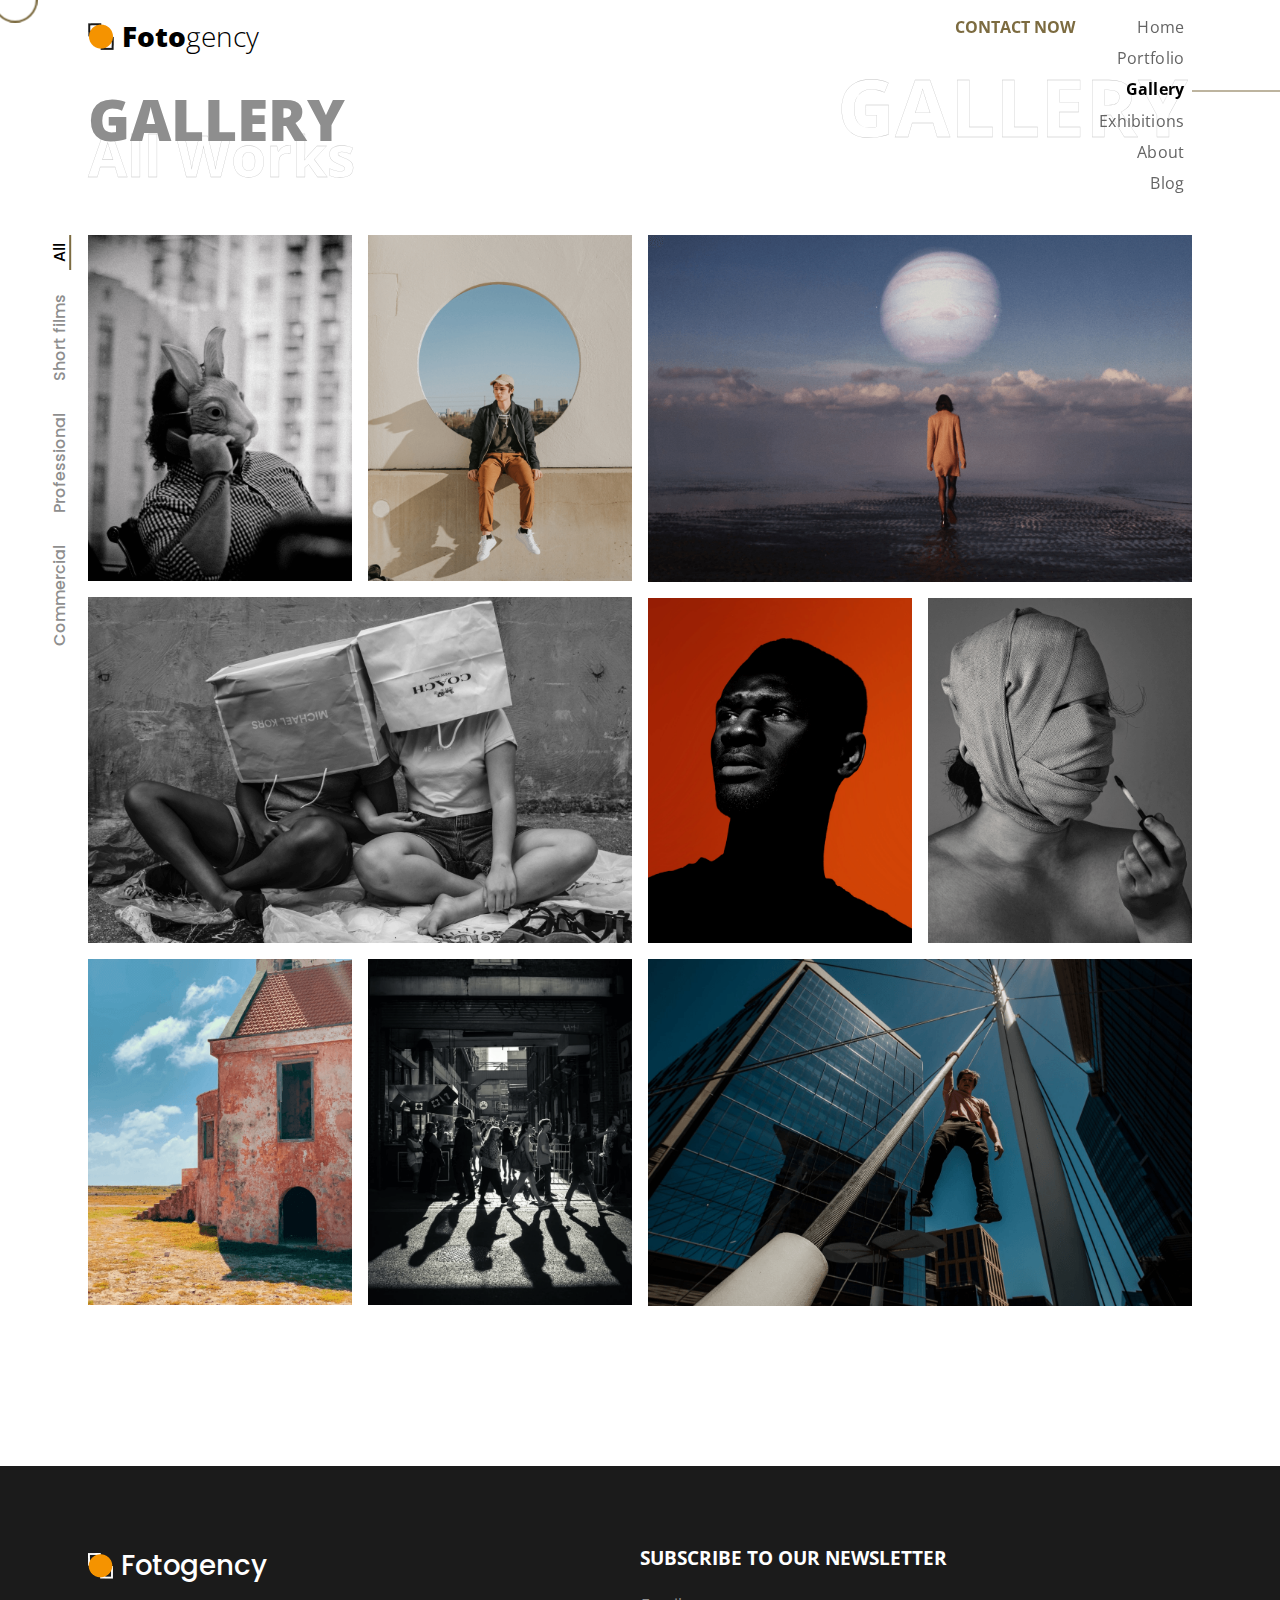
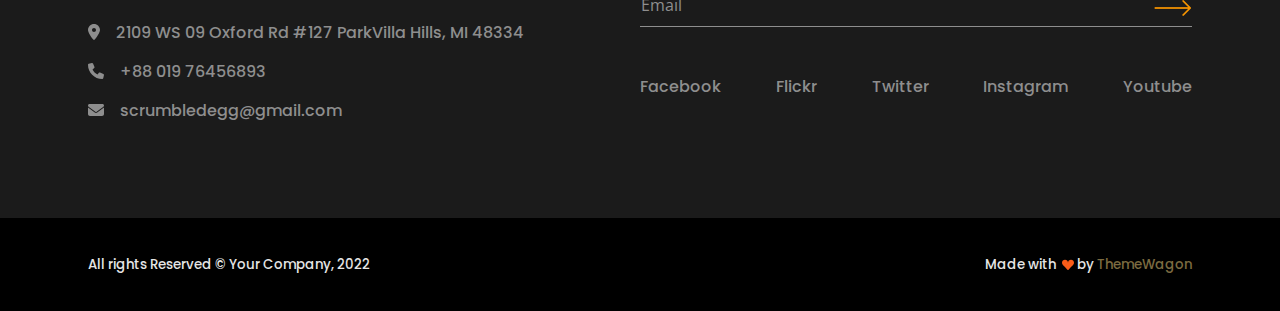
<file: public/gallery.html>
<!DOCTYPE html>
<html lang="en-US" dir="ltr">

  <head>
    <meta charset="utf-8">
    <meta http-equiv="X-UA-Compatible" content="IE=edge">
    <meta name="viewport" content="width=device-width, initial-scale=1">


    <!-- ===============================================-->
    <!--    Document Title-->
    <!-- ===============================================-->
    <title>Gallery | All Works</title>


    <!-- ===============================================-->
    <!--    Favicons-->
    <!-- ===============================================-->
    <link rel="apple-touch-icon" sizes="180x180" href="assets/img/favicons/apple-touch-icon.png">
    <link rel="icon" type="image/png" sizes="32x32" href="assets/img/favicons/favicon-32x32.png">
    <link rel="icon" type="image/png" sizes="16x16" href="assets/img/favicons/favicon-16x16.png">
    <link rel="shortcut icon" type="image/x-icon" href="assets/img/favicons/favicon.ico">
    <link rel="manifest" href="assets/img/favicons/manifest.json">
    <meta name="msapplication-TileImage" content="assets/img/favicons/mstile-150x150.png">
    <meta name="theme-color" content="#ffffff">


    <!-- ===============================================-->
    <!--    Stylesheets-->
    <!-- ===============================================-->
    <link rel="preconnect" href="https://fonts.gstatic.com">
    <link href="https://fonts.googleapis.com/css2?family=Open+Sans:wght@300;400;500;600;700;800&amp;display=swap" rel="stylesheet">
    <link href="vendors/prism/prism.css" rel="stylesheet">
    <link href="vendors/swiper/swiper-bundle.min.css" rel="stylesheet">
    <link href="assets/css/theme.css" rel="stylesheet" />
    <link href="assets/css/user.css" rel="stylesheet" />

    <link href="vendors/glightbox/glightbox.min.css" rel="stylesheet">
  </head>


  <body>

    <!-- ===============================================-->
    <!--    Main Content-->
    <!-- ===============================================-->
    <main class="main" id="top">
      <div class="cursor-outer d-none d-md-block"></div>
      <nav class="navbar navbar-light py-3 px-0 overflow-hidden">
        <div class="container px-md-5">
          <div class="row w-100 g-0 justify-content-between">
            <div class="col-8">
              <div class="d-inline-block"><a class="navbar-brand pt-0 fs-3 text-black d-flex align-items-center" href="index.html"><img class="img-fluid" src="assets/img/icons/logo-icon.png" alt="" /><span class="fw-bolder ms-2">Foto</span><span class="fw-thin">gency</span></a></div>
              <div class="mt-4 d-none d-lg-block">
                <h1 class="text-uppercase fs-lg-7 fs-5 fw-bolder text-300 lh-1 position-relative z-index-0">Gallery</h1>
                <h1 class="d-none d-md-block fw-bolder text-outlined fs-7 text-white lh-1 mt-n4 position-relative z-index--1">All Works</h1>
              </div>
            </div>
            <div class="col-4 d-lg-none text-end pe-0">
              <button class="btn p-0 shadow-none text-black fs-2 d-inline-block" data-bs-toggle="offcanvas" data-bs-target="#navbarOffcanvas" aria-controls="navbarOffcanvas" aria-expanded="false" aria-label="Toggle offcanvas navigation"><span class="menu-bar"></span></button>
            </div>
            <div class="offcanvas offcanvas-end px-0" id="navbarOffcanvas" aria-labelledby="navbarOffcanvasTitle" aria-hidden="true">
              <div class="offcanvas-header justify-content-end">
                <h5 class="visually-hidden offcanvas-title" id="navbarOffcanvasTitle">Menu</h5>
                <button class="btn p-0 shadow-none text-black fs-2 d-inline text-end" type="button" data-bs-dismiss="offcanvas" aria-label="Close"><span class="menu-close-bar"></span></button>
              </div>
              <div class="offcanvas-body px-0">
                <div class="d-lg-flex flex-center-start gap-3 overflow-hidden">
                  <ul class="navbar-nav ms-auto fs-4 ps-6">
                    <li class="nav-item"><a class="nav-link d-inline-block nav-text-outlined lh-1 text-white fs-5" aria-current="page" href="index.html">Home</a></li>
                    <li class="nav-item"><a class="nav-link d-inline-block nav-text-outlined lh-1 text-white fs-5" aria-current="page" href="portfolio.html">Portfolio</a></li>
                    <li class="nav-item"><a class="nav-link d-inline-block nav-text-outlined lh-1 text-white fs-5 active" aria-current="page" href="gallery.html">Gallery</a></li>
                    <li class="nav-item"><a class="nav-link d-inline-block nav-text-outlined lh-1 text-white fs-5" aria-current="page" href="exhibitions.html">Exhibitions</a></li>
                    <li class="nav-item"><a class="nav-link d-inline-block nav-text-outlined lh-1 text-white fs-5" aria-current="page" href="about.html">About</a></li>
                    <li class="nav-item"><a class="nav-link d-inline-block nav-text-outlined lh-1 text-white fs-5" aria-current="page" href="blog.html">Blog</a></li>
                  </ul>
                </div>
              </div>
            </div>
            <div class="col-4">
              <div class="d-none d-lg-flex justify-content-end position-relative z-index-1">
                <div class="position-absolute absolute-centered z-index--1">
                  <h1 class="ms-2 fw-bolder text-outlined text-uppercase text-white pe-none display-1">Gallery</h1>
                </div>
                <div class="d-flex gap-3 align-items-start"><a class="mb-0 ms-auto text-warning fs-0 fw-bold text-uppercase" href="blog.html#contact">Contact Now</a>
                  <ul class="navbar-nav navbar-fotogency ms-auto text-end">
                    <li class="nav-item px-2 position-relative"><a class="nav-link pt-0" aria-current="page" href="index.html">Home</a></li>
                    <li class="nav-item px-2 position-relative"><a class="nav-link pt-0" aria-current="page" href="portfolio.html">Portfolio</a></li>
                    <li class="nav-item px-2 position-relative"><a class="nav-link pt-0 active" aria-current="page" href="gallery.html">Gallery</a></li>
                    <li class="nav-item px-2 position-relative"><a class="nav-link pt-0" aria-current="page" href="exhibitions.html">Exhibitions</a></li>
                    <li class="nav-item px-2 position-relative"><a class="nav-link pt-0" aria-current="page" href="about.html">About</a></li>
                    <li class="nav-item px-2 position-relative"><a class="nav-link pt-0" aria-current="page" href="blog.html">Blog</a></li>
                  </ul>
                </div>
              </div>
            </div>
          </div>
          <div class="row g-0 mt-4 d-lg-none">
            <h1 class="text-uppercase ps-0 fs-lg-7 fs-5 fw-bolder text-300 lh-1 position-relative z-index-0">Gallery</h1>
            <h1 class="fw-bolder text-outlined ps-0 fs-lg-7 fs-sm-6 fs-5 text-white lh-1 mt-sm-n4 mt-n3 position-relative z-index--1">All Works</h1>
          </div>
        </div>
      </nav>
      <section class="pt-3 pb-9 position-relative">
        <div class="container px-md-5">
          <div class="position-md-absolute start-0 ms-2 mt-3 mb-4">
            <ul class="nav gallery-tab d-flex gap-3" data-filter-nav="data-filter-nav">
              <li class="nav-item"><a class="nav-link p-0 py-md-2 isotope-nav active" href="#!" data-filter="*">All</a></li>
              <li class="nav-item"><a class="nav-link p-0 py-md-2 isotope-nav" href="#!" data-filter=".shortfilms">Short films</a></li>
              <li class="nav-item"><a class="nav-link p-0 py-md-2 isotope-nav" href="#!" data-filter=".professional">Professional</a></li>
              <li class="nav-item"><a class="nav-link p-0 py-md-2 isotope-nav" href="#!" data-filter=".commercial">Commercial</a></li>
            </ul>
          </div>
          <div class="row g-3" data-isotope='{"layoutMode":"packery"}'>
            <div class="col-lg-3 col-sm-6 col-12 shortfilms gallery-item isotope-item"><img class="img-fluid w-100" src="assets/img/gallery/1.png" alt="" data-glightbox="title: To infinity and beyond; description: Iching biching chiching" /></div>
            <div class="col-lg-3 col-sm-6 col-12 shortfilms gallery-item isotope-item"><img class="img-fluid w-100" src="assets/img/gallery/2.png" alt="" data-glightbox="title: To infinity and beyond; description: Iching biching chiching" /></div>
            <div class="col-lg-6 col-12 shortfilms gallery-item isotope-item"><img class="img-fluid w-100" src="assets/img/gallery/3.png" alt="" data-glightbox="title: To infinity and beyond; description: Iching biching chiching" /></div>
            <div class="col-lg-6 col-12 professional gallery-item isotope-item"><img class="img-fluid w-100" src="assets/img/gallery/4.png" alt="" data-glightbox="title: To infinity and beyond; description: Iching biching chiching" /></div>
            <div class="col-lg-3 col-sm-6 col-12 professional gallery-item isotope-item"><img class="img-fluid w-100" src="assets/img/gallery/5.png" alt="" data-glightbox="title: To infinity and beyond; description: Iching biching chiching" /></div>
            <div class="col-lg-3 col-sm-6 col-12 professional gallery-item isotope-item"><img class="img-fluid w-100" src="assets/img/gallery/6.png" alt="" data-glightbox="title: To infinity and beyond; description: Iching biching chiching" /></div>
            <div class="col-lg-3 col-sm-6 col-12 commercial gallery-item isotope-item"><img class="img-fluid w-100" src="assets/img/gallery/7.png" alt="" data-glightbox="title: To infinity and beyond; description: Iching biching chiching" /></div>
            <div class="col-lg-3 col-sm-6 col-12 commercial gallery-item isotope-item"><img class="img-fluid w-100" src="assets/img/gallery/8.png" alt="" data-glightbox="title: To infinity and beyond; description: Iching biching chiching" /></div>
            <div class="col-lg-6 col-12 commercial gallery-item isotope-item"><img class="img-fluid w-100" src="assets/img/gallery/9.png" alt="" data-glightbox="title: To infinity and beyond; description: Iching biching chiching" /></div>
          </div>
        </div>
      </section>
    </main>
    <!-- ===============================================-->
    <!--    End of Main Content-->
    <!-- ===============================================-->


    <footer class="bg-footer-black" id="footer">
      <div class="container py-7 px-md-5">
        <div class="row g-0">
          <div class="col-md-6 mb-5 mb-md-0">
            <div class="mb-4 d-inline-block"><a class="navbar-brand pt-0 fs-3 text-white d-flex align-items-center" href="index.html"><img class="img-fluid" src="assets/img/icons/dark-logo-icon.png" alt="" width="25" height="25" /><span class="fw-bolder ms-2">Foto</span><span class="fw-thin">gency</span></a></div>
            <div class="col-12 col-md-10 text-300 mb-3"><i class="fas fa-map-marker-alt"></i><a class="nav-link text-300 d-inline" href="https://www.google.com/maps/place/2109+WS+09+Oxford+Rd+%23127+ParkVilla+Hills,+">2109 WS 09 Oxford Rd #127 ParkVilla Hills, MI 48334</a></div>
            <div class="col-12 col-md-10 text-300 mb-3"><i class="fas fa-phone"></i><a class="nav-link text-300 d-inline" href="tel:+8801976476893">+88 019 76456893</a></div>
            <div class="col-12 col-md-10 text-300 mb-3"><i class="fas fa-envelope"></i><a class="nav-link text-300 d-inline" href="mailto:scrscrumbledegg@gmail.com">scrumbledegg@gmail.com</a></div>
          </div>
          <div class="col-md-6">
            <h5 class="text-white mb-2">SUBSCRIBE TO OUR NEWSLETTER</h5>
            <form>
              <div class="form-floating mb-5 position-relative text-200">
                <input class="form-control form-fotogency-header-control text-200" id="email" type="email" placeholder="name@example.com" required="required" />
                <label class="text-300 mb-1" for="email">Email</label>
                <div class="position-absolute end-0 top-0">
                  <button class="btn shadow-none px-0" type="submit"><img class="ms-3" src="assets/img/icons/long-arrow.png" alt="" /></button>
                </div>
              </div>
            </form>
            <div class="d-flex gap-2 flex-wrap justify-content-between align-items-center"><a class="social-icons" href="https://www.facebook.com/" target="_blank">Facebook</a><a class="social-icons" href="https://www.flickr.com/photos/" target="_blank">Flickr</a><a class="social-icons" href="https://twitter.com/" target="_blank">Twitter</a><a class="social-icons" href="https://www.instagram.com/" target="_blank">Instagram</a><a class="social-icons" href="https://www.youtube.com/" target="_blank">Youtube</a>
            </div>
          </div>
        </div>
      </div>
    </footer>


    <!-- ============================================-->
    <!-- <section> begin ============================-->
    <section class="bg-black py-0">

      <div class="container px-md-5">
        <div class="row g-0 justify-content-md-between justify-content-evenly py-4">
          <div class="col-12 col-sm-8 col-md-6 col-lg-auto text-center text-md-start">
            <p class="fs--1 my-2 fw-light text-100">All rights Reserved &copy; Your Company, 2022</p>
          </div>
          <div class="col-12 col-sm-8 col-md-6">
            <p class="fs--1 fw-light my-2 text-center text-md-end text-100"> Made with&nbsp;
              <svg class="bi bi-suit-heart-fill" xmlns="http://www.w3.org/2000/svg" width="12" height="12" fill="#F95C19" viewBox="0 0 16 16">
                <path d="M4 1c2.21 0 4 1.755 4 3.92C8 2.755 9.79 1 12 1s4 1.755 4 3.92c0 3.263-3.234 4.414-7.608 9.608a.513.513 0 0 1-.784 0C3.234 9.334 0 8.183 0 4.92 0 2.755 1.79 1 4 1z"></path>
              </svg>&nbsp;by&nbsp;<a class="fw-bold text-warning" href="https://themewagon.com/" target="_blank">ThemeWagon</a>
            </p>
          </div>
        </div>
      </div>
      <!-- end of .container-->

    </section>
    <!-- <section> close ============================-->
    <!-- ============================================-->




    <!-- ===============================================-->
    <!--    JavaScripts-->
    <!-- ===============================================-->
    <script src="vendors/popper/popper.min.js"></script>
    <script src="vendors/bootstrap/bootstrap.min.js"></script>
    <script src="vendors/anchorjs/anchor.min.js"></script>
    <script src="vendors/is/is.min.js"></script>
    <script src="vendors/imagesloaded/imagesloaded.pkgd.js"></script>
    <script src="vendors/isotope-layout/isotope.pkgd.min.js"> </script>
    <script src="vendors/isotope-packery/packery-mode.pkgd.min.js"> </script>
    <script src="vendors/glightbox/glightbox.min.js"></script>
    <script src="vendors/fontawesome/all.min.js"></script>
    <script src="vendors/lodash/lodash.min.js"></script>
    <script src="https://polyfill.io/v3/polyfill.min.js?features=window.scroll"></script>
    <script src="vendors/prism/prism.js"></script>
    <script src="vendors/swiper/swiper-bundle.min.js"></script>
    <script src="assets/js/theme.js"></script>

  </body>

</html>
</file>
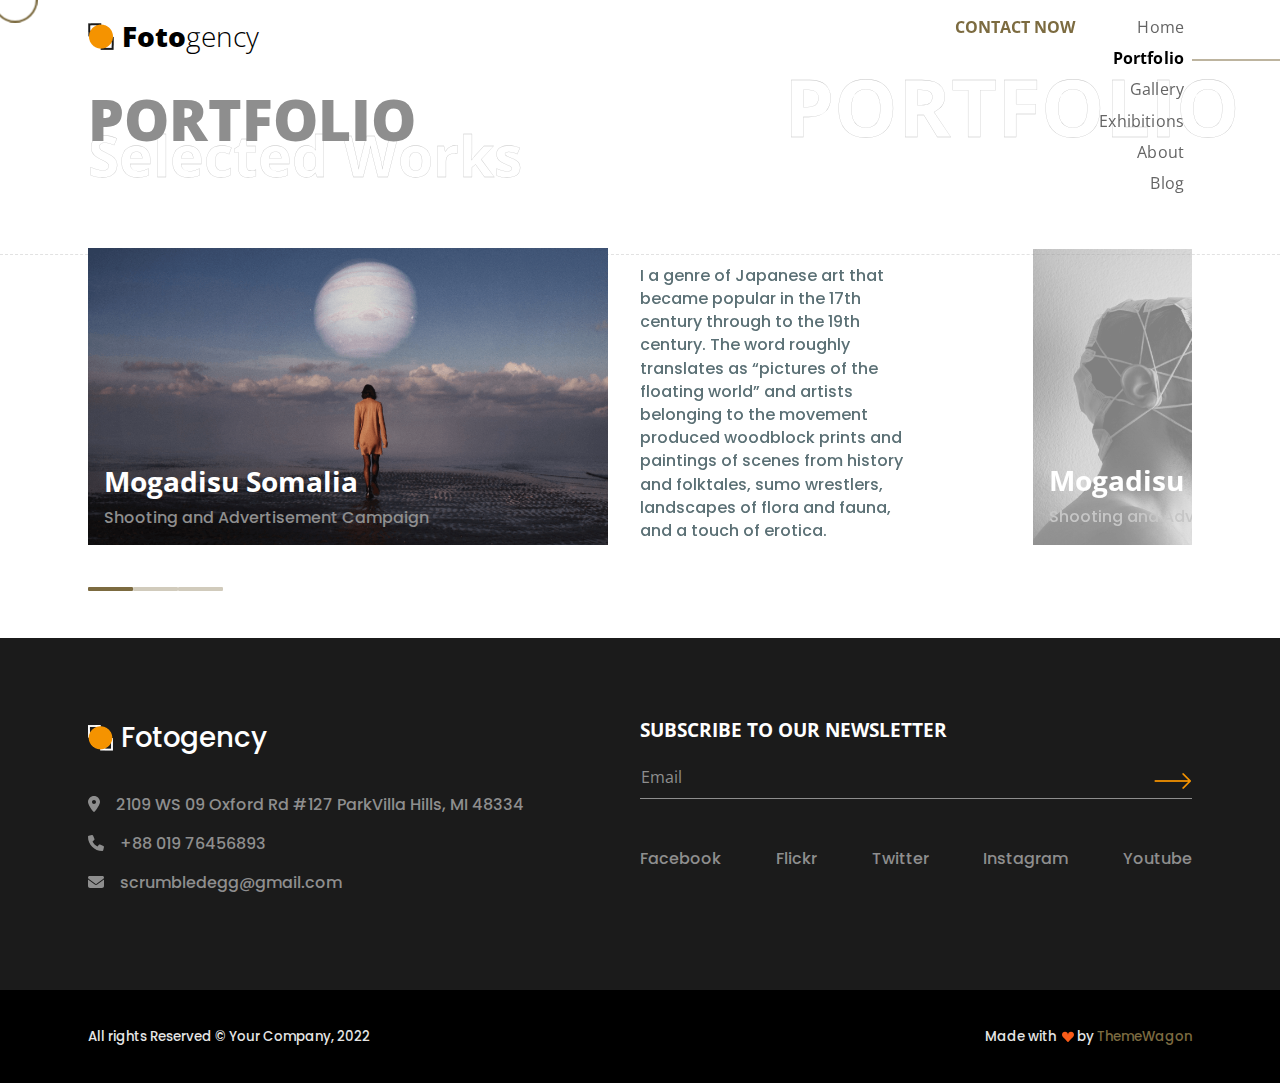
<file: public/portfolio.html>
<!DOCTYPE html>
<html lang="en-US" dir="ltr">

  <head>
    <meta charset="utf-8">
    <meta http-equiv="X-UA-Compatible" content="IE=edge">
    <meta name="viewport" content="width=device-width, initial-scale=1">


    <!-- ===============================================-->
    <!--    Document Title-->
    <!-- ===============================================-->
    <title>Portfolio | Selected Works</title>


    <!-- ===============================================-->
    <!--    Favicons-->
    <!-- ===============================================-->
    <link rel="apple-touch-icon" sizes="180x180" href="assets/img/favicons/apple-touch-icon.png">
    <link rel="icon" type="image/png" sizes="32x32" href="assets/img/favicons/favicon-32x32.png">
    <link rel="icon" type="image/png" sizes="16x16" href="assets/img/favicons/favicon-16x16.png">
    <link rel="shortcut icon" type="image/x-icon" href="assets/img/favicons/favicon.ico">
    <link rel="manifest" href="assets/img/favicons/manifest.json">
    <meta name="msapplication-TileImage" content="assets/img/favicons/mstile-150x150.png">
    <meta name="theme-color" content="#ffffff">


    <!-- ===============================================-->
    <!--    Stylesheets-->
    <!-- ===============================================-->
    <link rel="preconnect" href="https://fonts.gstatic.com">
    <link href="https://fonts.googleapis.com/css2?family=Open+Sans:wght@300;400;500;600;700;800&amp;display=swap" rel="stylesheet">
    <link href="vendors/prism/prism.css" rel="stylesheet">
    <link href="vendors/swiper/swiper-bundle.min.css" rel="stylesheet">
    <link href="assets/css/theme.css" rel="stylesheet" />
    <link href="assets/css/user.css" rel="stylesheet" />

  </head>


  <body>

    <!-- ===============================================-->
    <!--    Main Content-->
    <!-- ===============================================-->
    <main class="main" id="top">
      <div class="cursor-outer d-none d-md-block"></div>
      <nav class="navbar navbar-light py-3 px-0 overflow-hidden">
        <div class="container px-md-5">
          <div class="row w-100 g-0 justify-content-between">
            <div class="col-8">
              <div class="d-inline-block"><a class="navbar-brand pt-0 fs-3 text-black d-flex align-items-center" href="index.html"><img class="img-fluid" src="assets/img/icons/logo-icon.png" alt="" /><span class="fw-bolder ms-2">Foto</span><span class="fw-thin">gency</span></a></div>
              <div class="mt-4 d-none d-lg-block">
                <h1 class="text-uppercase fs-lg-7 fs-5 fw-bolder text-300 lh-1 position-relative z-index-0">Portfolio</h1>
                <h1 class="d-none d-md-block fw-bolder text-outlined fs-7 text-white lh-1 mt-n4 position-relative z-index--1">Selected Works</h1>
              </div>
            </div>
            <div class="col-4 d-lg-none text-end pe-0">
              <button class="btn p-0 shadow-none text-black fs-2 d-inline-block" data-bs-toggle="offcanvas" data-bs-target="#navbarOffcanvas" aria-controls="navbarOffcanvas" aria-expanded="false" aria-label="Toggle offcanvas navigation"><span class="menu-bar"></span></button>
            </div>
            <div class="offcanvas offcanvas-end px-0" id="navbarOffcanvas" aria-labelledby="navbarOffcanvasTitle" aria-hidden="true">
              <div class="offcanvas-header justify-content-end">
                <h5 class="visually-hidden offcanvas-title" id="navbarOffcanvasTitle">Menu</h5>
                <button class="btn p-0 shadow-none text-black fs-2 d-inline text-end" type="button" data-bs-dismiss="offcanvas" aria-label="Close"><span class="menu-close-bar"></span></button>
              </div>
              <div class="offcanvas-body px-0">
                <div class="d-lg-flex flex-center-start gap-3 overflow-hidden">
                  <ul class="navbar-nav ms-auto fs-4 ps-6">
                    <li class="nav-item"><a class="nav-link d-inline-block nav-text-outlined lh-1 text-white fs-5" aria-current="page" href="index.html">Home</a></li>
                    <li class="nav-item"><a class="nav-link d-inline-block nav-text-outlined lh-1 text-white fs-5 active" aria-current="page" href="portfolio.html">Portfolio</a></li>
                    <li class="nav-item"><a class="nav-link d-inline-block nav-text-outlined lh-1 text-white fs-5" aria-current="page" href="gallery.html">Gallery</a></li>
                    <li class="nav-item"><a class="nav-link d-inline-block nav-text-outlined lh-1 text-white fs-5" aria-current="page" href="exhibitions.html">Exhibitions</a></li>
                    <li class="nav-item"><a class="nav-link d-inline-block nav-text-outlined lh-1 text-white fs-5" aria-current="page" href="about.html">About</a></li>
                    <li class="nav-item"><a class="nav-link d-inline-block nav-text-outlined lh-1 text-white fs-5" aria-current="page" href="blog.html">Blog</a></li>
                  </ul>
                </div>
              </div>
            </div>
            <div class="col-4">
              <div class="d-none d-lg-flex justify-content-end position-relative z-index-1">
                <div class="position-absolute absolute-centered z-index--1">
                  <h1 class="ms-2 fw-bolder text-outlined text-uppercase text-white pe-none display-1">Portfolio</h1>
                </div>
                <div class="d-flex gap-3 align-items-start"><a class="mb-0 ms-auto text-warning fs-0 fw-bold text-uppercase" href="blog.html#contact">Contact Now</a>
                  <ul class="navbar-nav navbar-fotogency ms-auto text-end">
                    <li class="nav-item px-2 position-relative"><a class="nav-link pt-0" aria-current="page" href="index.html">Home</a></li>
                    <li class="nav-item px-2 position-relative"><a class="nav-link pt-0 active" aria-current="page" href="portfolio.html">Portfolio</a></li>
                    <li class="nav-item px-2 position-relative"><a class="nav-link pt-0" aria-current="page" href="gallery.html">Gallery</a></li>
                    <li class="nav-item px-2 position-relative"><a class="nav-link pt-0" aria-current="page" href="exhibitions.html">Exhibitions</a></li>
                    <li class="nav-item px-2 position-relative"><a class="nav-link pt-0" aria-current="page" href="about.html">About</a></li>
                    <li class="nav-item px-2 position-relative"><a class="nav-link pt-0" aria-current="page" href="blog.html">Blog</a></li>
                  </ul>
                </div>
              </div>
            </div>
          </div>
          <div class="row g-0 mt-4 d-lg-none">
            <h1 class="text-uppercase ps-0 fs-lg-7 fs-5 fw-bolder text-300 lh-1 position-relative z-index-0">Portfolio</h1>
            <h1 class="fw-bolder text-outlined ps-0 fs-lg-7 fs-sm-6 fs-5 text-white lh-1 mt-sm-n4 mt-n3 position-relative z-index--1">Selected Works</h1>
          </div>
        </div>
      </nav>


      <!-- ============================================-->
      <!-- <section> begin ============================-->
      <section class="py-3">

        <div class="container-fluid px-0">
          <div class="position-absolute w-100 border-dashed-bottom opacity-25 top-5 z-index-1"></div>
          <div class="container px-md-5">
            <div class="row g-0">
              <div class="col-lg-12 pb-6 px-0 mb-lg-0">
                <div class="swiper-container swiper-theme" data-swiper='{"slidesPerView":1,"breakpoints":{"576":{"slidesPerView":1.2}},"spaceBetween":30,"grabCursor":true,"pagination":{"el":".swiper-pagination","clickable":true},"loop":true,"loopedSlides":3,"slideToClickedSlide":true}'>
                  <div class="swiper-wrapper">
                    <div class="swiper-slide">
                      <div class="row align-items-center">
                        <div class="col-xl-7">
                          <div class="position-relative">
                            <div class="position-absolute start-0 bottom-0 ms-3">
                              <h3 class="text-white">Mogadisu Somalia</h3>
                              <p class="text-300">Shooting and Advertisement Campaign</p>
                            </div><img class="portfolio-img img-fluid" src="assets/img/portfolio/img01.png" alt="" />
                          </div>
                        </div>
                        <div class="col-xl-4 mt-4">
                          <p class="fs-0">I a genre of Japanese art that became popular in the 17th century through to the 19th century. The word roughly translates as “pictures of the floating world” and artists belonging to the movement produced woodblock prints and paintings of scenes from history and folktales, sumo wrestlers, landscapes of flora and fauna, and a touch of erotica.</p>
                        </div>
                      </div>
                    </div>
                    <div class="swiper-slide">
                      <div class="row align-items-center">
                        <div class="col-xl-7">
                          <div class="position-relative">
                            <div class="position-absolute start-0 bottom-0 ms-3">
                              <h3 class="text-white">Mogadisu Somalia</h3>
                              <p class="text-300">Shooting and Advertisement Campaign</p>
                            </div><img class="portfolio-img img-fluid" src="assets/img/portfolio/img02.png" alt="" />
                          </div>
                        </div>
                        <div class="col-xl-4 mt-4">
                          <p class="fs-0">I a genre of Japanese art that became popular in the 17th century through to the 19th century. The word roughly translates as “pictures of the floating world” and artists belonging to the movement produced woodblock prints and paintings of scenes from history and folktales, sumo wrestlers, landscapes of flora and fauna, and a touch of erotica.</p>
                        </div>
                      </div>
                    </div>
                    <div class="swiper-slide">
                      <div class="row align-items-center">
                        <div class="col-xl-7">
                          <div class="position-relative">
                            <div class="position-absolute start-0 bottom-0 ms-3">
                              <h3 class="text-white">Mogadisu Somalia</h3>
                              <p class="text-300">Shooting and Advertisement Campaign</p>
                            </div><img class="portfolio-img img-fluid" src="assets/img/portfolio/img03.png" alt="" />
                          </div>
                        </div>
                        <div class="col-xl-4 mt-4">
                          <p class="fs-0">I a genre of Japanese art that became popular in the 17th century through to the 19th century. The word roughly translates as “pictures of the floating world” and artists belonging to the movement produced woodblock prints and paintings of scenes from history and folktales, sumo wrestlers, landscapes of flora and fauna, and a touch of erotica.</p>
                        </div>
                      </div>
                    </div>
                  </div>
                </div>
                <div class="swiper-theme swiper-pagination d-flex mt-4"></div>
              </div>
            </div>
          </div>
        </div>
        <!-- end of .container-->

      </section>
      <!-- <section> close ============================-->
      <!-- ============================================-->


    </main>
    <!-- ===============================================-->
    <!--    End of Main Content-->
    <!-- ===============================================-->


    <footer class="bg-footer-black" id="footer">
      <div class="container py-7 px-md-5">
        <div class="row g-0">
          <div class="col-md-6 mb-5 mb-md-0">
            <div class="mb-4 d-inline-block"><a class="navbar-brand pt-0 fs-3 text-white d-flex align-items-center" href="index.html"><img class="img-fluid" src="assets/img/icons/dark-logo-icon.png" alt="" width="25" height="25" /><span class="fw-bolder ms-2">Foto</span><span class="fw-thin">gency</span></a></div>
            <div class="col-12 col-md-10 text-300 mb-3"><i class="fas fa-map-marker-alt"></i><a class="nav-link text-300 d-inline" href="https://www.google.com/maps/place/2109+WS+09+Oxford+Rd+%23127+ParkVilla+Hills,+">2109 WS 09 Oxford Rd #127 ParkVilla Hills, MI 48334</a></div>
            <div class="col-12 col-md-10 text-300 mb-3"><i class="fas fa-phone"></i><a class="nav-link text-300 d-inline" href="tel:+8801976476893">+88 019 76456893</a></div>
            <div class="col-12 col-md-10 text-300 mb-3"><i class="fas fa-envelope"></i><a class="nav-link text-300 d-inline" href="mailto:scrscrumbledegg@gmail.com">scrumbledegg@gmail.com</a></div>
          </div>
          <div class="col-md-6">
            <h5 class="text-white mb-2">SUBSCRIBE TO OUR NEWSLETTER</h5>
            <form>
              <div class="form-floating mb-5 position-relative text-200">
                <input class="form-control form-fotogency-header-control text-200" id="email" type="email" placeholder="name@example.com" required="required" />
                <label class="text-300 mb-1" for="email">Email</label>
                <div class="position-absolute end-0 top-0">
                  <button class="btn shadow-none px-0" type="submit"><img class="ms-3" src="assets/img/icons/long-arrow.png" alt="" /></button>
                </div>
              </div>
            </form>
            <div class="d-flex gap-2 flex-wrap justify-content-between align-items-center"><a class="social-icons" href="https://www.facebook.com/" target="_blank">Facebook</a><a class="social-icons" href="https://www.flickr.com/photos/" target="_blank">Flickr</a><a class="social-icons" href="https://twitter.com/" target="_blank">Twitter</a><a class="social-icons" href="https://www.instagram.com/" target="_blank">Instagram</a><a class="social-icons" href="https://www.youtube.com/" target="_blank">Youtube</a>
            </div>
          </div>
        </div>
      </div>
    </footer>


    <!-- ============================================-->
    <!-- <section> begin ============================-->
    <section class="bg-black py-0">

      <div class="container px-md-5">
        <div class="row g-0 justify-content-md-between justify-content-evenly py-4">
          <div class="col-12 col-sm-8 col-md-6 col-lg-auto text-center text-md-start">
            <p class="fs--1 my-2 fw-light text-100">All rights Reserved &copy; Your Company, 2022</p>
          </div>
          <div class="col-12 col-sm-8 col-md-6">
            <p class="fs--1 fw-light my-2 text-center text-md-end text-100"> Made with&nbsp;
              <svg class="bi bi-suit-heart-fill" xmlns="http://www.w3.org/2000/svg" width="12" height="12" fill="#F95C19" viewBox="0 0 16 16">
                <path d="M4 1c2.21 0 4 1.755 4 3.92C8 2.755 9.79 1 12 1s4 1.755 4 3.92c0 3.263-3.234 4.414-7.608 9.608a.513.513 0 0 1-.784 0C3.234 9.334 0 8.183 0 4.92 0 2.755 1.79 1 4 1z"></path>
              </svg>&nbsp;by&nbsp;<a class="fw-bold text-warning" href="https://themewagon.com/" target="_blank">ThemeWagon</a>
            </p>
          </div>
        </div>
      </div>
      <!-- end of .container-->

    </section>
    <!-- <section> close ============================-->
    <!-- ============================================-->




    <!-- ===============================================-->
    <!--    JavaScripts-->
    <!-- ===============================================-->
    <script src="vendors/popper/popper.min.js"></script>
    <script src="vendors/bootstrap/bootstrap.min.js"></script>
    <script src="vendors/anchorjs/anchor.min.js"></script>
    <script src="vendors/is/is.min.js"></script>
    <script src="vendors/fontawesome/all.min.js"></script>
    <script src="vendors/lodash/lodash.min.js"></script>
    <script src="https://polyfill.io/v3/polyfill.min.js?features=window.scroll"></script>
    <script src="vendors/prism/prism.js"></script>
    <script src="vendors/swiper/swiper-bundle.min.js"></script>
    <script src="assets/js/theme.js"></script>

  </body>

</html>
</file>
<file: public/vendors/prism/prism.css>
/**
 * prism.js default theme for JavaScript, CSS and HTML
 * Based on dabblet (http://dabblet.com)
 * @author Lea Verou
 */

code[class*="language-"],
pre[class*="language-"] {
	color: black;
	background: none;
	text-shadow: 0 1px white;
	font-family: Consolas, Monaco, 'Andale Mono', 'Ubuntu Mono', monospace;
	font-size: 1em;
	text-align: left;
	white-space: pre;
	word-spacing: normal;
	word-break: normal;
	word-wrap: normal;
	line-height: 1.5;

	-moz-tab-size: 4;
	-o-tab-size: 4;
	tab-size: 4;

	-webkit-hyphens: none;
	-moz-hyphens: none;
	-ms-hyphens: none;
	hyphens: none;
}

pre[class*="language-"]::-moz-selection, pre[class*="language-"] ::-moz-selection,
code[class*="language-"]::-moz-selection, code[class*="language-"] ::-moz-selection {
	text-shadow: none;
	background: #b3d4fc;
}

pre[class*="language-"]::selection, pre[class*="language-"] ::selection,
code[class*="language-"]::selection, code[class*="language-"] ::selection {
	text-shadow: none;
	background: #b3d4fc;
}

@media print {
	code[class*="language-"],
	pre[class*="language-"] {
		text-shadow: none;
	}
}

/* Code blocks */
pre[class*="language-"] {
	padding: 1em;
	margin: .5em 0;
	overflow: auto;
}

:not(pre) > code[class*="language-"],
pre[class*="language-"] {
	background: #f5f2f0;
}

/* Inline code */
:not(pre) > code[class*="language-"] {
	padding: .1em;
	border-radius: .3em;
	white-space: normal;
}

.token.comment,
.token.prolog,
.token.doctype,
.token.cdata {
	color: slategray;
}

.token.punctuation {
	color: #999;
}

.token.namespace {
	opacity: .7;
}

.token.property,
.token.tag,
.token.boolean,
.token.number,
.token.constant,
.token.symbol,
.token.deleted {
	color: #905;
}

.token.selector,
.token.attr-name,
.token.string,
.token.char,
.token.builtin,
.token.inserted {
	color: #690;
}

.token.operator,
.token.entity,
.token.url,
.language-css .token.string,
.style .token.string {
	color: #9a6e3a;
	/* This background color was intended by the author of this theme. */
	background: hsla(0, 0%, 100%, .5);
}

.token.atrule,
.token.attr-value,
.token.keyword {
	color: #07a;
}

.token.function,
.token.class-name {
	color: #DD4A68;
}

.token.regex,
.token.important,
.token.variable {
	color: #e90;
}

.token.important,
.token.bold {
	font-weight: bold;
}
.token.italic {
	font-style: italic;
}

.token.entity {
	cursor: help;
}
</file>
